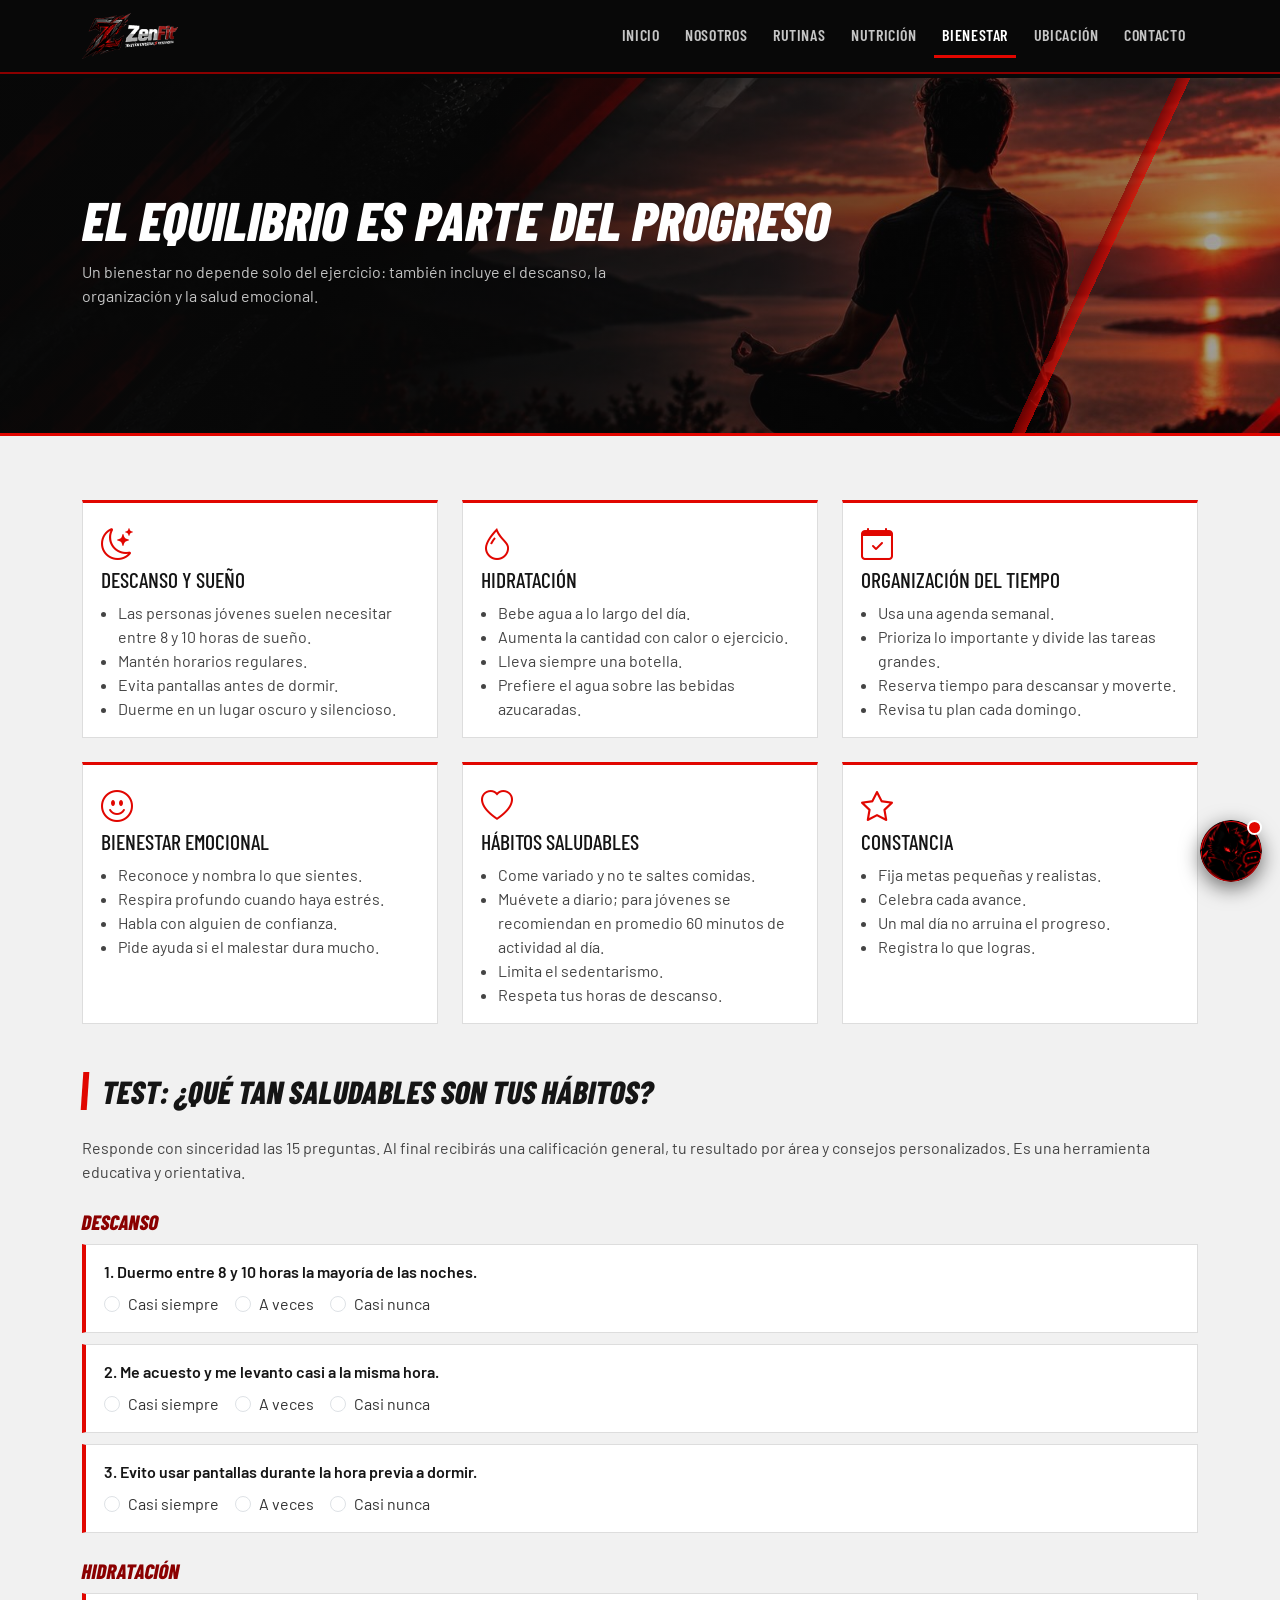
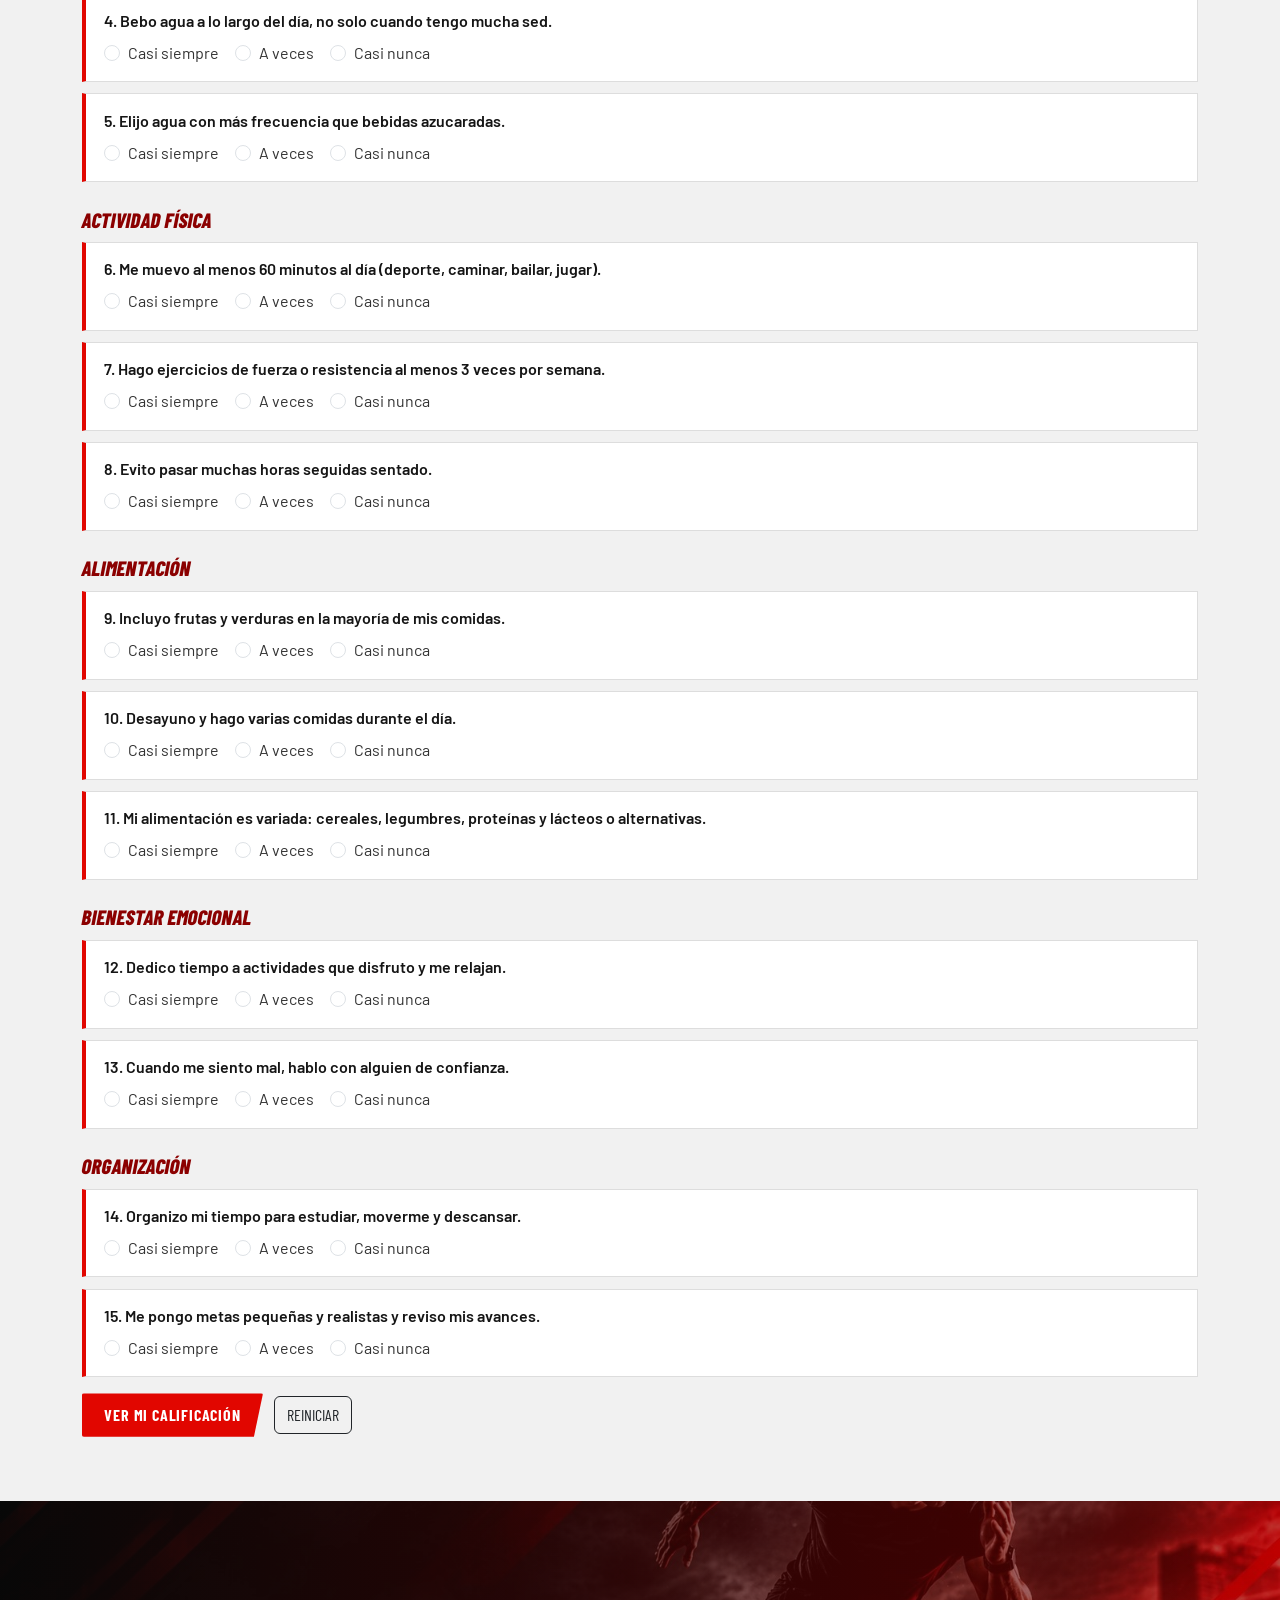
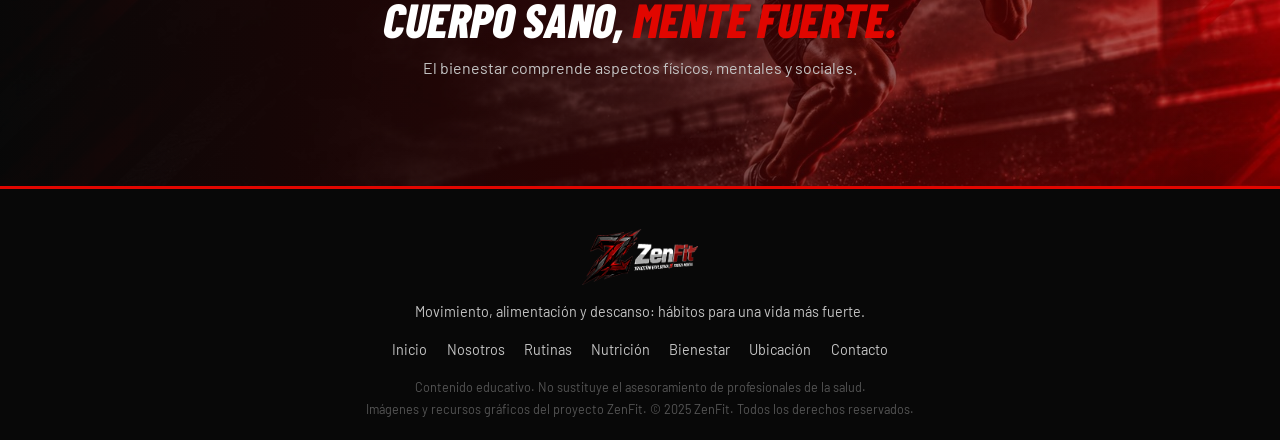
<file: paginas/bienestar.html>
<!DOCTYPE html>
<html lang="es"><head><meta charset="utf-8"><meta name="viewport" content="width=device-width, initial-scale=1">
<title>Bienestar | ZenFit</title>
<link href="https://cdn.jsdelivr.net/npm/bootstrap@5.3.3/dist/css/bootstrap.min.css" rel="stylesheet">
<link href="https://cdn.jsdelivr.net/npm/bootstrap-icons@1.11.3/font/bootstrap-icons.min.css" rel="stylesheet">
<link href="https://fonts.googleapis.com/css2?family=Barlow+Condensed:ital,wght@0,600;0,700;1,800&family=Barlow:wght@400;600&display=swap" rel="stylesheet">
<link href="../css/estilos.css" rel="stylesheet"></head>
<body>
<nav class="navbar navbar-expand-lg fixed-top"><div class="container">
<a class="navbar-brand" href="../index.html"><img src="../img/logo-zenfit.png" alt="ZenFit"></a>
<button class="navbar-toggler" type="button" data-bs-toggle="collapse" data-bs-target="#menu" aria-label="Abrir menú"><span class="navbar-toggler-icon"></span></button>
<div class="collapse navbar-collapse" id="menu"><ul class="navbar-nav ms-auto"><li class="nav-item"><a class="nav-link" href="../index.html">Inicio</a></li><li class="nav-item"><a class="nav-link" href="nosotros.html">Nosotros</a></li><li class="nav-item"><a class="nav-link" href="rutinas.html">Rutinas</a></li><li class="nav-item"><a class="nav-link" href="nutricion.html">Nutrición</a></li><li class="nav-item"><a class="nav-link active" href="bienestar.html">Bienestar</a></li><li class="nav-item"><a class="nav-link" href="ubicacion.html">Ubicación</a></li><li class="nav-item"><a class="nav-link" href="contacto.html">Contacto</a></li></ul></div></div></nav>
<header class="banner" style="background-image:url(../img/bienestar/descanso.jpg);background-position:75% 35%"><div class="container"><h1>El equilibrio es parte del progreso</h1><p>Un bienestar no depende solo del ejercicio: también incluye el descanso, la organización y la salud emocional.</p></div></header>
<section class="sec claro-s"><div class="container"><div class="row g-4"><div class="col-md-6 col-lg-4"><div class="tarjeta"><div class="cuerpo"><i class="bi bi-moon-stars icono"></i><h4>Descanso y sueño</h4><ul class="mb-0"><li>Las personas jóvenes suelen necesitar entre 8 y 10 horas de sueño.</li><li>Mantén horarios regulares.</li><li>Evita pantallas antes de dormir.</li><li>Duerme en un lugar oscuro y silencioso.</li></ul></div></div></div><div class="col-md-6 col-lg-4"><div class="tarjeta"><div class="cuerpo"><i class="bi bi-droplet icono"></i><h4>Hidratación</h4><ul class="mb-0"><li>Bebe agua a lo largo del día.</li><li>Aumenta la cantidad con calor o ejercicio.</li><li>Lleva siempre una botella.</li><li>Prefiere el agua sobre las bebidas azucaradas.</li></ul></div></div></div><div class="col-md-6 col-lg-4"><div class="tarjeta"><div class="cuerpo"><i class="bi bi-calendar-check icono"></i><h4>Organización del tiempo</h4><ul class="mb-0"><li>Usa una agenda semanal.</li><li>Prioriza lo importante y divide las tareas grandes.</li><li>Reserva tiempo para descansar y moverte.</li><li>Revisa tu plan cada domingo.</li></ul></div></div></div><div class="col-md-6 col-lg-4"><div class="tarjeta"><div class="cuerpo"><i class="bi bi-emoji-smile icono"></i><h4>Bienestar emocional</h4><ul class="mb-0"><li>Reconoce y nombra lo que sientes.</li><li>Respira profundo cuando haya estrés.</li><li>Habla con alguien de confianza.</li><li>Pide ayuda si el malestar dura mucho.</li></ul></div></div></div><div class="col-md-6 col-lg-4"><div class="tarjeta"><div class="cuerpo"><i class="bi bi-heart icono"></i><h4>Hábitos saludables</h4><ul class="mb-0"><li>Come variado y no te saltes comidas.</li><li>Muévete a diario; para jóvenes se recomiendan en promedio 60 minutos de actividad al día.</li><li>Limita el sedentarismo.</li><li>Respeta tus horas de descanso.</li></ul></div></div></div><div class="col-md-6 col-lg-4"><div class="tarjeta"><div class="cuerpo"><i class="bi bi-star icono"></i><h4>Constancia</h4><ul class="mb-0"><li>Fija metas pequeñas y realistas.</li><li>Celebra cada avance.</li><li>Un mal día no arruina el progreso.</li><li>Registra lo que logras.</li></ul></div></div></div></div><h2 class="tit mt-5">Test: ¿qué tan saludables son tus hábitos?</h2><p>Responde con sinceridad las 15 preguntas. Al final recibirás una calificación general, tu resultado por área y consejos personalizados. Es una herramienta educativa y orientativa.</p><div id="test" class="test"></div></div></section>
<section class="destacado text-center"><div class="container"><h2 class="frase">CUERPO SANO, <span class="rojo">MENTE FUERTE.</span></h2><p class="mx-auto" style="max-width:560px">El bienestar comprende aspectos físicos, mentales y sociales.</p></div></section>
<footer><div class="container text-center"><img src="../img/logo-zenfit.png" alt="ZenFit"><p class="mt-3 mb-1">Movimiento, alimentación y descanso: hábitos para una vida más fuerte.</p><div class="my-3"><a href="../index.html">Inicio</a><a href="nosotros.html">Nosotros</a><a href="rutinas.html">Rutinas</a><a href="nutricion.html">Nutrición</a><a href="bienestar.html">Bienestar</a><a href="ubicacion.html">Ubicación</a><a href="contacto.html">Contacto</a></div>
<small>Contenido educativo. No sustituye el asesoramiento de profesionales de la salud.<br>Imágenes y recursos gráficos del proyecto ZenFit. © 2025 ZenFit. Todos los derechos reservados.</small></div></footer>
<script src="https://cdn.jsdelivr.net/npm/bootstrap@5.3.3/dist/js/bootstrap.bundle.min.js"></script>
<script src="../js/funciones.js"></script>
<script src="../js/zenbot.js"></script></body></html>
</file>
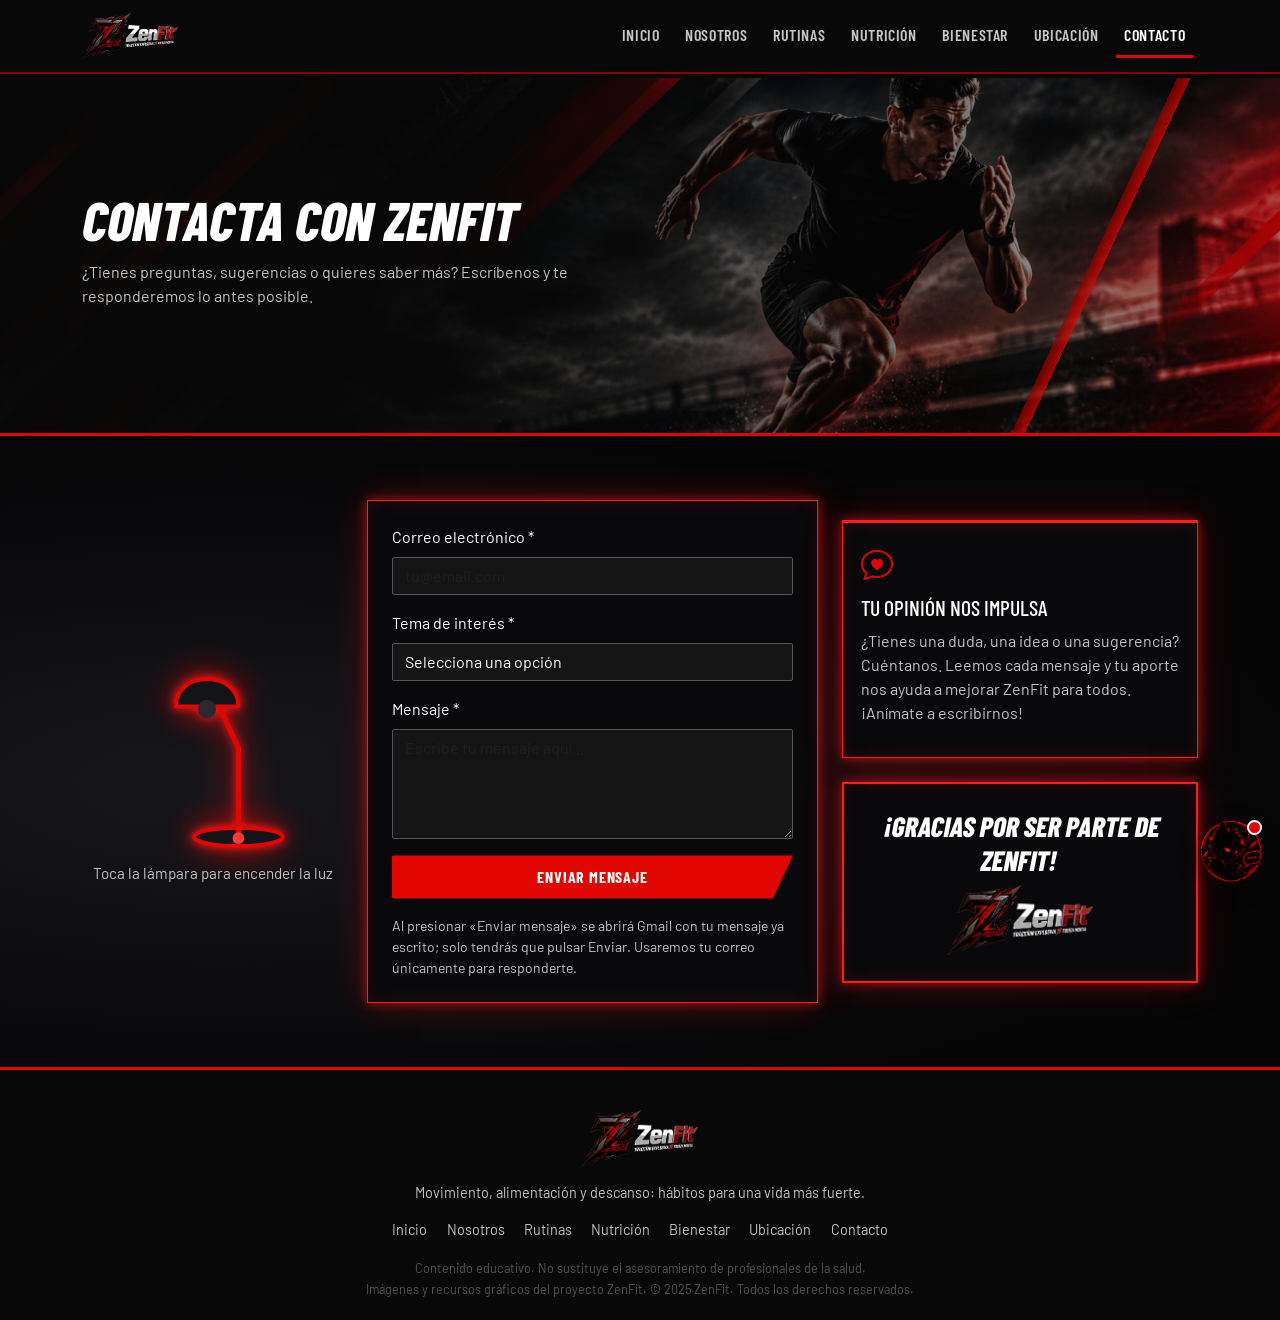
<file: paginas/contacto.html>
<!DOCTYPE html>
<html lang="es"><head><meta charset="utf-8"><meta name="viewport" content="width=device-width, initial-scale=1">
<title>Contacto | ZenFit</title>
<link href="https://cdn.jsdelivr.net/npm/bootstrap@5.3.3/dist/css/bootstrap.min.css" rel="stylesheet">
<link href="https://cdn.jsdelivr.net/npm/bootstrap-icons@1.11.3/font/bootstrap-icons.min.css" rel="stylesheet">
<link href="https://fonts.googleapis.com/css2?family=Barlow+Condensed:ital,wght@0,600;0,700;1,800&family=Barlow:wght@400;600&display=swap" rel="stylesheet">
<link href="../css/estilos.css" rel="stylesheet"></head>
<body>
<nav class="navbar navbar-expand-lg fixed-top"><div class="container">
<a class="navbar-brand" href="../index.html"><img src="../img/logo-zenfit.png" alt="ZenFit"></a>
<button class="navbar-toggler" type="button" data-bs-toggle="collapse" data-bs-target="#menu" aria-label="Abrir menú"><span class="navbar-toggler-icon"></span></button>
<div class="collapse navbar-collapse" id="menu"><ul class="navbar-nav ms-auto"><li class="nav-item"><a class="nav-link" href="../index.html">Inicio</a></li><li class="nav-item"><a class="nav-link" href="nosotros.html">Nosotros</a></li><li class="nav-item"><a class="nav-link" href="rutinas.html">Rutinas</a></li><li class="nav-item"><a class="nav-link" href="nutricion.html">Nutrición</a></li><li class="nav-item"><a class="nav-link" href="bienestar.html">Bienestar</a></li><li class="nav-item"><a class="nav-link" href="ubicacion.html">Ubicación</a></li><li class="nav-item"><a class="nav-link active" href="contacto.html">Contacto</a></li></ul></div></div></nav>
<header class="banner" style="background-image:url(../img/banner-inicio.jpg);background-position:75% 20%"><div class="container"><h1>Contacta con ZenFit</h1><p>¿Tienes preguntas, sugerencias o quieres saber más? Escríbenos y te responderemos lo antes posible.</p></div></header>
<section class="sec zona-luz" id="zonaLuz"><div class="container"><div class="row g-4 align-items-center"><div class="col-lg-3 lampara-col"><button id="lampara" type="button" aria-pressed="false" aria-label="Encender o apagar la lámpara"><svg viewBox="0 0 120 190" aria-hidden="true" focusable="false"><defs><linearGradient id="lzg" x1="0" y1="0" x2="0" y2="1"><stop offset="0" stop-color="#fff3cf" stop-opacity=".6"/><stop offset="1" stop-color="#fff3cf" stop-opacity="0"/></linearGradient></defs><polygon class="zl-cono" points="36,82 76,82 112,188 4,188" fill="url(#lzg)"/><ellipse class="zl-t" cx="80" cy="180" rx="34" ry="7"/><path class="zl-l" d="M80 176V112L58 64"/><path class="zl-t" d="M32 80C32 52 80 52 80 80Z"/><circle class="zl-bulbo" cx="56" cy="82" r="7"/><circle class="zl-boton" cx="80" cy="181" r="4.5"/></svg></button><p id="lamparaTxt" class="lampara-txt">Toca la lámpara para encender la luz</p></div><div class="col-lg-5">
<form id="formContacto" class="p-4 oscura border form-zen" novalidate>

<div class="mb-3"><label class="form-label" for="mail">Correo electrónico *</label><input type="email" class="form-control" id="mail" autocomplete="email" required placeholder="tu@email.com"><div class="invalid-feedback">Escribe un correo válido.</div></div>
<div class="mb-3"><label class="form-label" for="tema">Tema de interés *</label><select class="form-select" id="tema" required><option value="">Selecciona una opción</option><option>Rutinas</option><option>Nutrición</option><option>Bienestar</option><option>Sugerencias</option></select><div class="invalid-feedback">Elige un tema.</div></div>
<div class="mb-3"><label class="form-label" for="msj">Mensaje *</label><textarea class="form-control" id="msj" rows="4" maxlength="1500" required placeholder="Escribe tu mensaje aquí..."></textarea><div class="invalid-feedback">Escribe tu mensaje.</div></div>
<button class="btn btn-zen w-100" type="submit">Enviar mensaje</button>
<div id="okForm" class="alert mt-3 d-none" role="status"></div><p class="small mt-3 mb-0">Al presionar «Enviar mensaje» se abrirá Gmail con tu mensaje ya escrito; solo tendrás que pulsar Enviar. Usaremos tu correo únicamente para responderte.</p></form></div>
<div class="col-lg-4"><div class="tarjeta mb-4"><div class="cuerpo"><i class="bi bi-chat-heart icono"></i><h4 class="mt-2">Tu opinión nos impulsa</h4><p>¿Tienes una duda, una idea o una sugerencia? Cuéntanos. Leemos cada mensaje y tu aporte nos ayuda a mejorar ZenFit para todos. ¡Anímate a escribirnos!</p></div></div>
<div class="gracias"><h3>¡Gracias por ser parte de ZenFit!</h3><img src="../img/logo-zenfit.png" alt="ZenFit"></div></div></div></div></section>
<footer><div class="container text-center"><img src="../img/logo-zenfit.png" alt="ZenFit"><p class="mt-3 mb-1">Movimiento, alimentación y descanso: hábitos para una vida más fuerte.</p><div class="my-3"><a href="../index.html">Inicio</a><a href="nosotros.html">Nosotros</a><a href="rutinas.html">Rutinas</a><a href="nutricion.html">Nutrición</a><a href="bienestar.html">Bienestar</a><a href="ubicacion.html">Ubicación</a><a href="contacto.html">Contacto</a></div>
<small>Contenido educativo. No sustituye el asesoramiento de profesionales de la salud.<br>Imágenes y recursos gráficos del proyecto ZenFit. © 2025 ZenFit. Todos los derechos reservados.</small></div></footer>
<script src="https://cdn.jsdelivr.net/npm/bootstrap@5.3.3/dist/js/bootstrap.bundle.min.js"></script>
<script src="../js/funciones.js"></script>
<script src="../js/zenbot.js"></script></body></html>
</file>
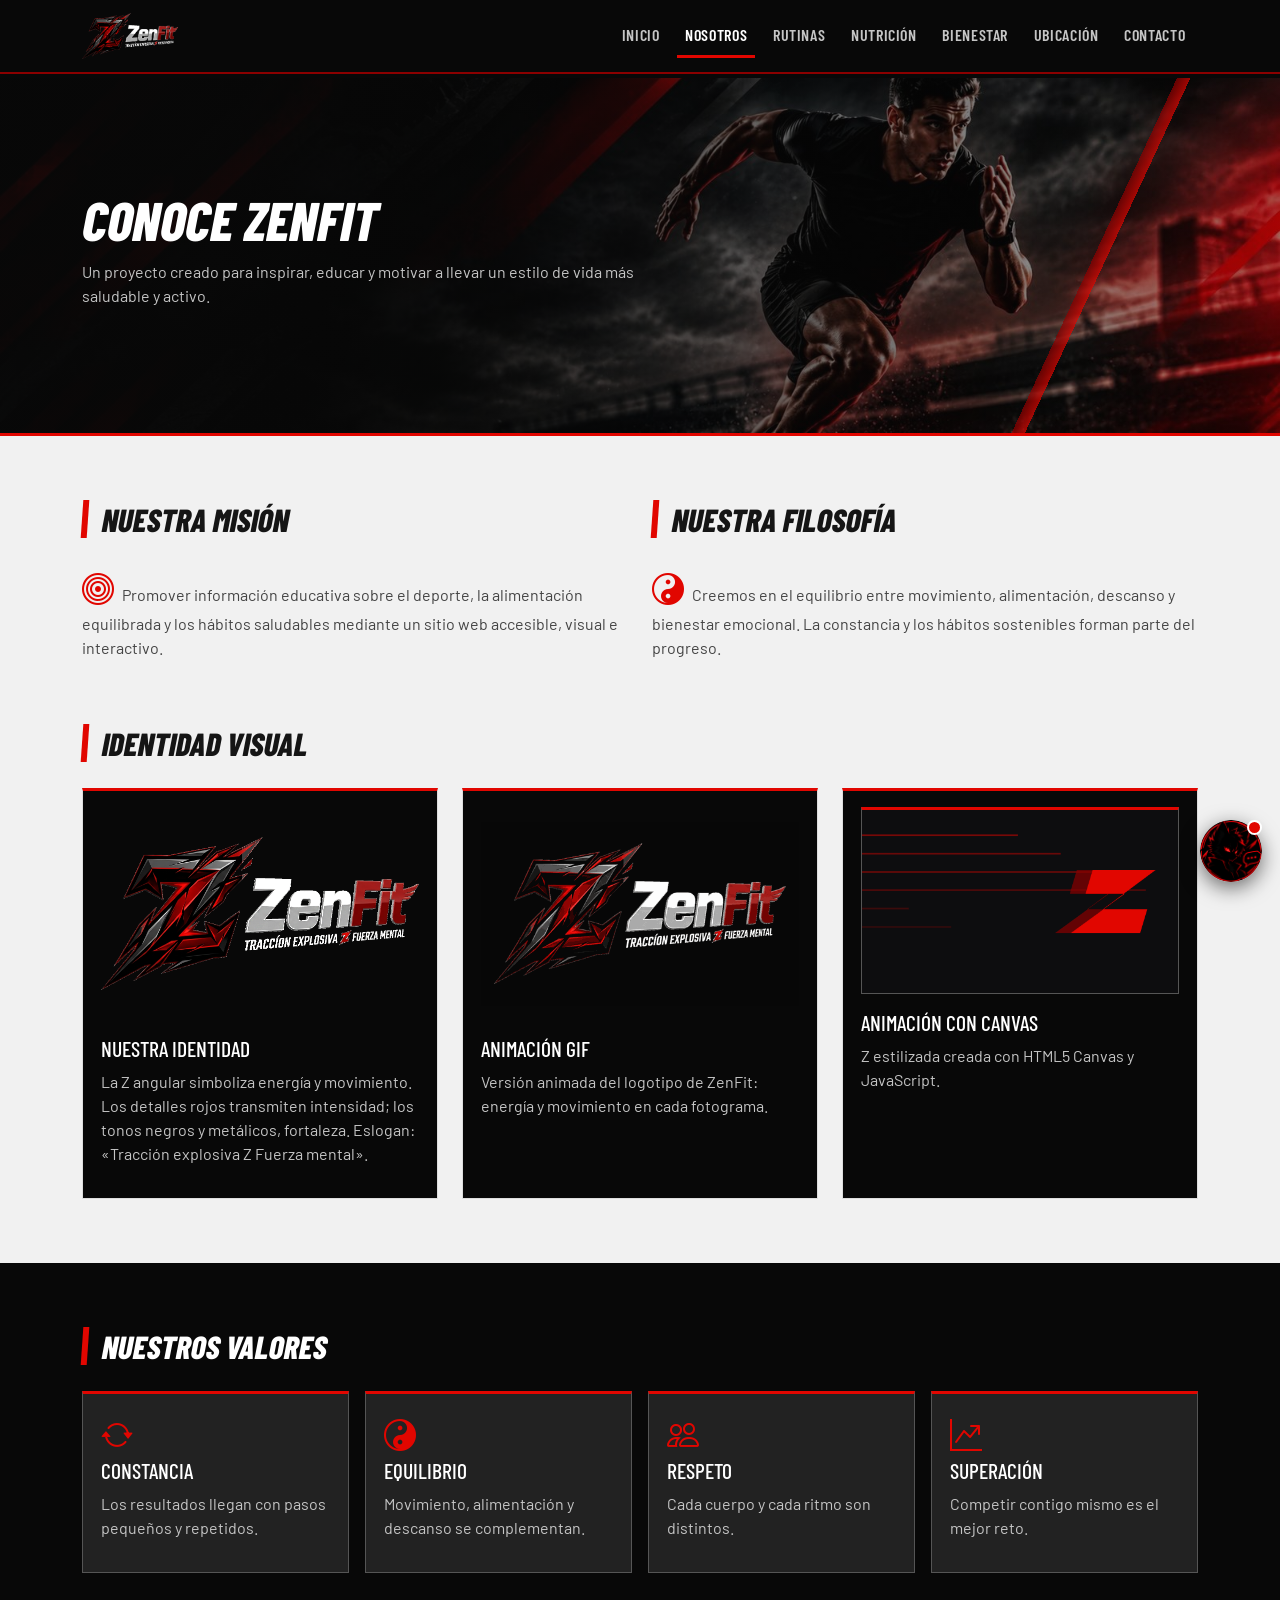
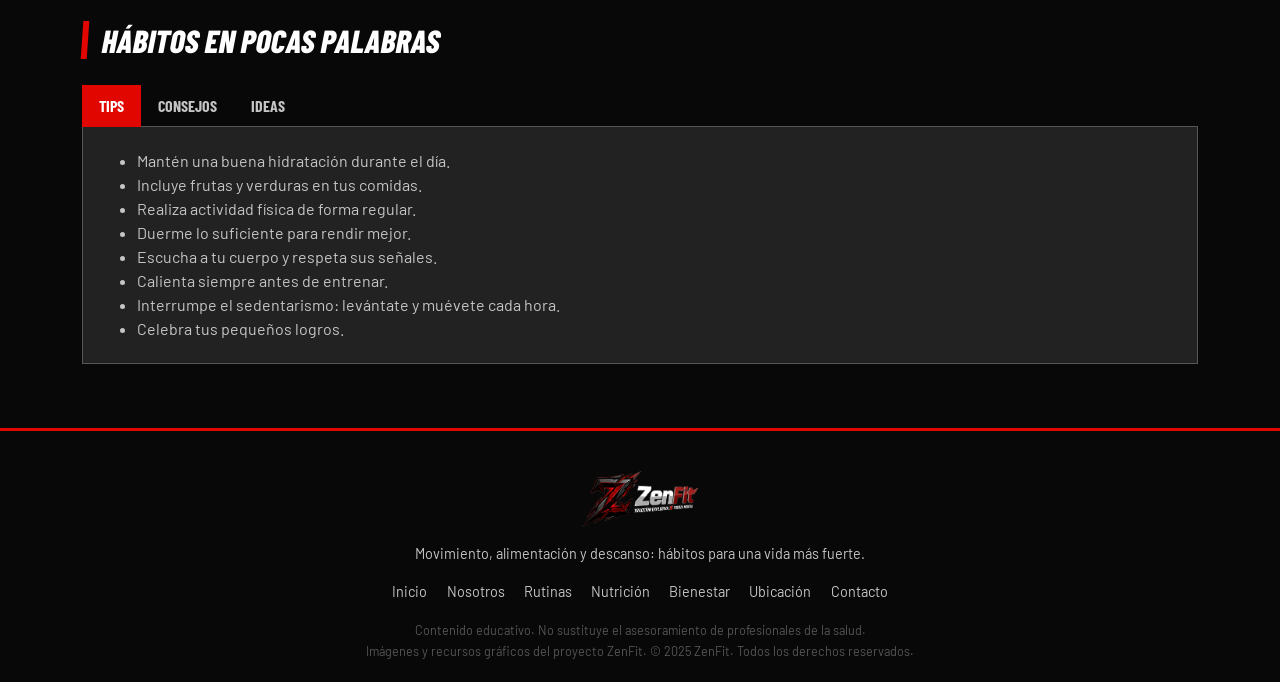
<file: paginas/nosotros.html>
<!DOCTYPE html>
<html lang="es"><head><meta charset="utf-8"><meta name="viewport" content="width=device-width, initial-scale=1">
<title>Nosotros | ZenFit</title>
<link href="https://cdn.jsdelivr.net/npm/bootstrap@5.3.3/dist/css/bootstrap.min.css" rel="stylesheet">
<link href="https://cdn.jsdelivr.net/npm/bootstrap-icons@1.11.3/font/bootstrap-icons.min.css" rel="stylesheet">
<link href="https://fonts.googleapis.com/css2?family=Barlow+Condensed:ital,wght@0,600;0,700;1,800&family=Barlow:wght@400;600&display=swap" rel="stylesheet">
<link href="../css/estilos.css" rel="stylesheet"></head>
<body>
<nav class="navbar navbar-expand-lg fixed-top"><div class="container">
<a class="navbar-brand" href="../index.html"><img src="../img/logo-zenfit.png" alt="ZenFit"></a>
<button class="navbar-toggler" type="button" data-bs-toggle="collapse" data-bs-target="#menu" aria-label="Abrir menú"><span class="navbar-toggler-icon"></span></button>
<div class="collapse navbar-collapse" id="menu"><ul class="navbar-nav ms-auto"><li class="nav-item"><a class="nav-link" href="../index.html">Inicio</a></li><li class="nav-item"><a class="nav-link active" href="nosotros.html">Nosotros</a></li><li class="nav-item"><a class="nav-link" href="rutinas.html">Rutinas</a></li><li class="nav-item"><a class="nav-link" href="nutricion.html">Nutrición</a></li><li class="nav-item"><a class="nav-link" href="bienestar.html">Bienestar</a></li><li class="nav-item"><a class="nav-link" href="ubicacion.html">Ubicación</a></li><li class="nav-item"><a class="nav-link" href="contacto.html">Contacto</a></li></ul></div></div></nav>
<header class="banner" style="background-image:url(../img/banner-inicio.jpg);background-position:75% 20%"><div class="container"><h1>Conoce ZenFit</h1><p>Un proyecto creado para inspirar, educar y motivar a llevar un estilo de vida más saludable y activo.</p></div></header>
<section class="sec claro-s"><div class="container"><div class="row g-4">
<div class="col-md-6"><h2 class="tit">Nuestra misión</h2><p><i class="bi bi-bullseye icono me-2"></i>Promover información educativa sobre el deporte, la alimentación equilibrada y los hábitos saludables mediante un sitio web accesible, visual e interactivo.</p></div>
<div class="col-md-6"><h2 class="tit">Nuestra filosofía</h2><p><i class="bi bi-yin-yang icono me-2"></i>Creemos en el equilibrio entre movimiento, alimentación, descanso y bienestar emocional. La constancia y los hábitos sostenibles forman parte del progreso.</p></div></div>
<h2 class="tit mt-5">Identidad visual</h2><div class="row g-4">
<div class="col-lg-4"><div class="tarjeta" style="background:#080808"><div class="cuerpo"><img src="../img/logo-zenfit.png" alt="Logo ZenFit" style="height:auto;object-fit:contain"><h4 class="mt-3 text-white">Nuestra identidad</h4><p style="color:#c5c5c5">La Z angular simboliza energía y movimiento. Los detalles rojos transmiten intensidad; los tonos negros y metálicos, fortaleza. Eslogan: «Tracción explosiva Z Fuerza mental».</p></div></div></div>
<div class="col-lg-4"><div class="tarjeta" style="background:#080808"><div class="cuerpo"><img src="../img/animaciones/zenfit-animacion.gif" alt="Animación ZenFit" style="height:auto;object-fit:contain"><h4 class="mt-3 text-white">Animación GIF</h4><p style="color:#c5c5c5">Versión animada del logotipo de ZenFit: energía y movimiento en cada fotograma.</p></div></div></div>
<div class="col-lg-4"><div class="tarjeta" style="background:#080808"><div class="cuerpo"><canvas id="lienzo" width="520" height="300"></canvas><h4 class="mt-3 text-white">Animación con Canvas</h4><p style="color:#c5c5c5">Z estilizada creada con HTML5 Canvas y JavaScript.</p></div></div></div></div></div></section>
<section class="sec"><div class="container"><h2 class="tit">Nuestros valores</h2><div class="row g-3 mb-5"><div class="col-6 col-lg-3"><div class="tarjeta"><div class="cuerpo"><i class="bi bi-arrow-repeat icono"></i><h4>Constancia</h4><p>Los resultados llegan con pasos pequeños y repetidos.</p></div></div></div><div class="col-6 col-lg-3"><div class="tarjeta"><div class="cuerpo"><i class="bi bi-yin-yang icono"></i><h4>Equilibrio</h4><p>Movimiento, alimentación y descanso se complementan.</p></div></div></div><div class="col-6 col-lg-3"><div class="tarjeta"><div class="cuerpo"><i class="bi bi-people icono"></i><h4>Respeto</h4><p>Cada cuerpo y cada ritmo son distintos.</p></div></div></div><div class="col-6 col-lg-3"><div class="tarjeta"><div class="cuerpo"><i class="bi bi-graph-up-arrow icono"></i><h4>Superación</h4><p>Competir contigo mismo es el mejor reto.</p></div></div></div></div><h2 class="tit">Hábitos en pocas palabras</h2>
<ul class="nav nav-tabs" role="tablist"><li class="nav-item"><button class="nav-link active" data-bs-toggle="tab" data-bs-target="#t1" type="button">Tips</button></li><li class="nav-item"><button class="nav-link" data-bs-toggle="tab" data-bs-target="#t2" type="button">Consejos</button></li><li class="nav-item"><button class="nav-link" data-bs-toggle="tab" data-bs-target="#t3" type="button">Ideas</button></li></ul>
<div class="tab-content"><div class="tab-pane fade show active" id="t1"><ul class="mb-0"><li>Mantén una buena hidratación durante el día.</li><li>Incluye frutas y verduras en tus comidas.</li><li>Realiza actividad física de forma regular.</li><li>Duerme lo suficiente para rendir mejor.</li><li>Escucha a tu cuerpo y respeta sus señales.</li><li>Calienta siempre antes de entrenar.</li><li>Interrumpe el sedentarismo: levántate y muévete cada hora.</li><li>Celebra tus pequeños logros.</li></ul></div><div class="tab-pane fade" id="t2"><ul class="mb-0"><li><strong>Ejercicio:</strong> empieza con calentamiento y aumenta la intensidad poco a poco.</li><li><strong>Ejercicio:</strong> combina actividades de resistencia, fuerza y coordinación.</li><li><strong>Alimentación:</strong> combina distintos grupos de alimentos en cada comida.</li><li><strong>Alimentación:</strong> no te saltes comidas ni uses dietas extremas.</li><li><strong>Descanso:</strong> mantén horarios regulares de sueño.</li><li><strong>Descanso:</strong> incluye días de recuperación en tu semana.</li></ul></div><div class="tab-pane fade" id="t3"><ul class="mb-0"><li>Planifica tu semana con tiempo para estudiar, moverte y descansar.</li><li>Elige metas pequeñas y realistas, por ejemplo: caminar 20 minutos tres veces por semana.</li><li>Entrena con un amigo para mantener la constancia.</li><li>Anota tus hábitos en una libreta o app y revisa tus avances cada domingo.</li><li>Prueba un deporte nuevo cada mes.</li><li>Reserva una hora al día sin pantallas.</li></ul></div></div></div></section>
<footer><div class="container text-center"><img src="../img/logo-zenfit.png" alt="ZenFit"><p class="mt-3 mb-1">Movimiento, alimentación y descanso: hábitos para una vida más fuerte.</p><div class="my-3"><a href="../index.html">Inicio</a><a href="nosotros.html">Nosotros</a><a href="rutinas.html">Rutinas</a><a href="nutricion.html">Nutrición</a><a href="bienestar.html">Bienestar</a><a href="ubicacion.html">Ubicación</a><a href="contacto.html">Contacto</a></div>
<small>Contenido educativo. No sustituye el asesoramiento de profesionales de la salud.<br>Imágenes y recursos gráficos del proyecto ZenFit. © 2025 ZenFit. Todos los derechos reservados.</small></div></footer>
<script src="https://cdn.jsdelivr.net/npm/bootstrap@5.3.3/dist/js/bootstrap.bundle.min.js"></script>
<script src="../js/funciones.js"></script>
<script src="../js/zenbot.js"></script></body></html>
</file>
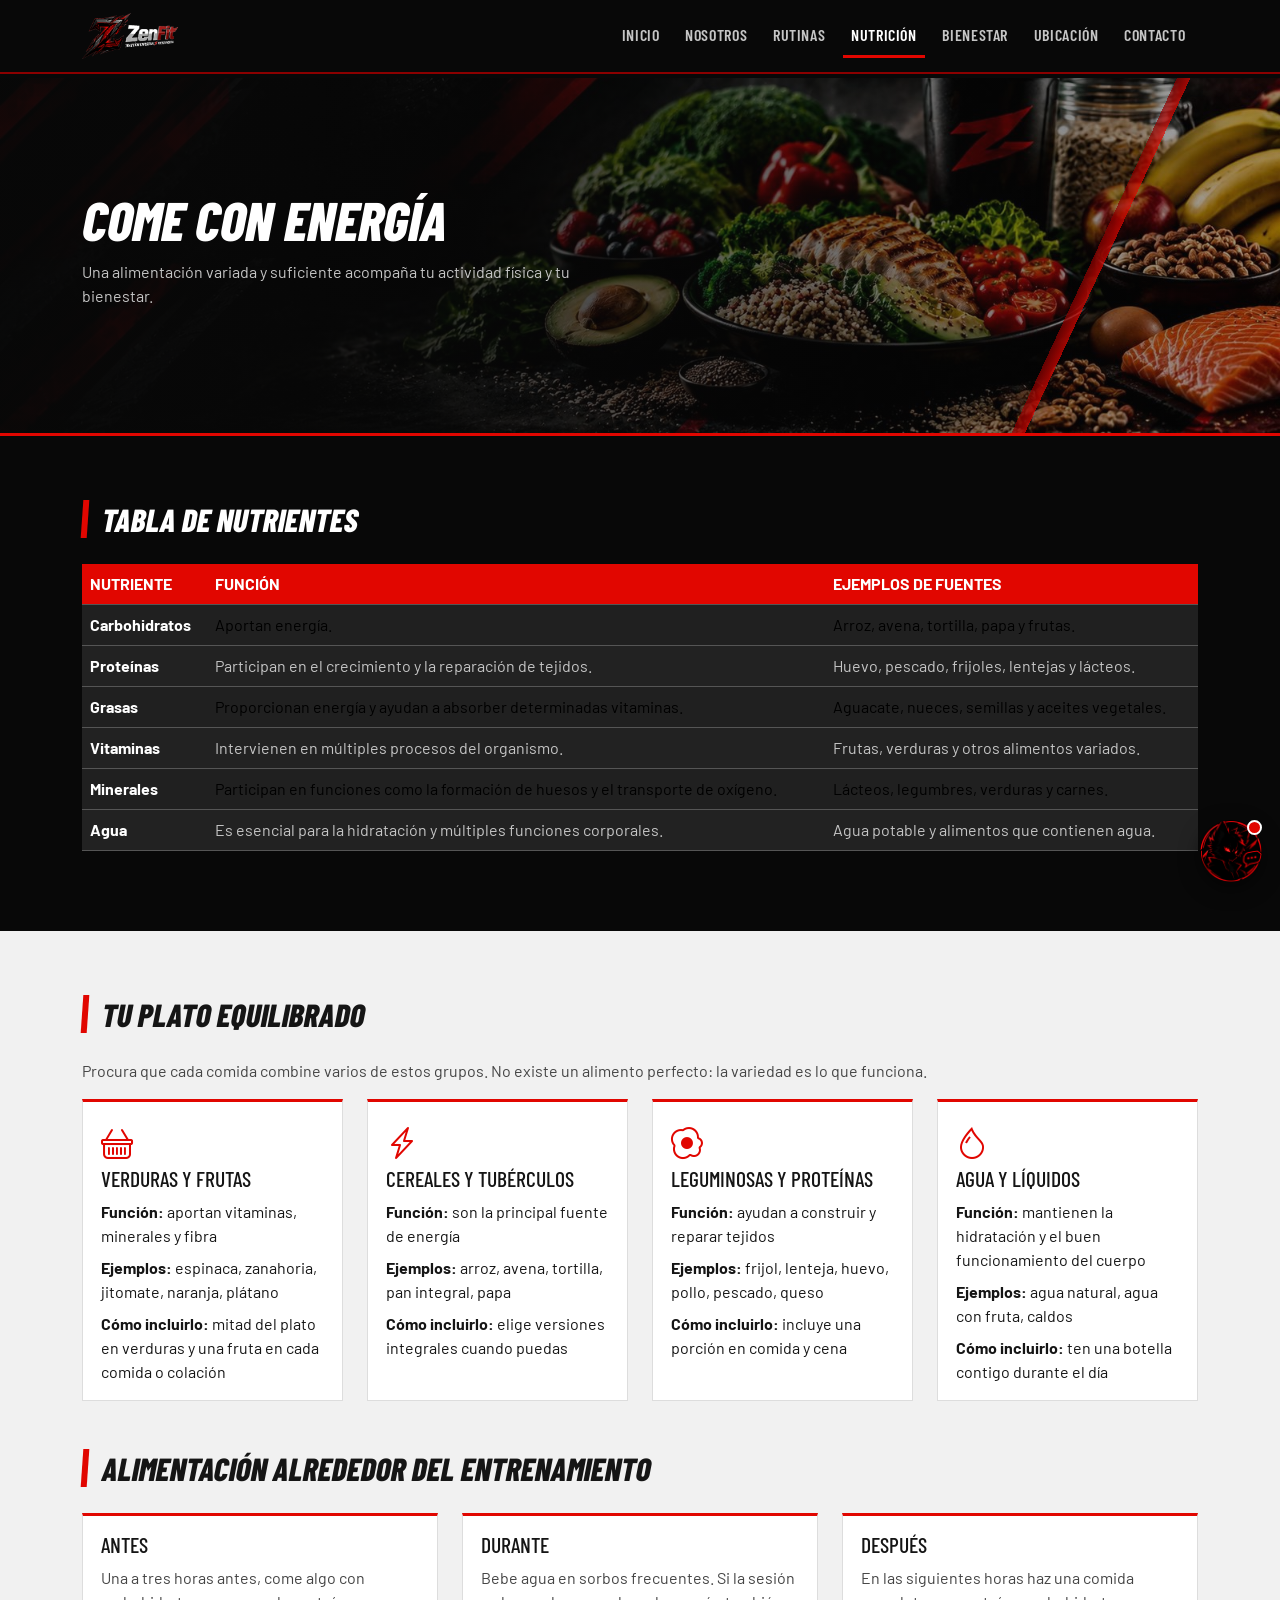
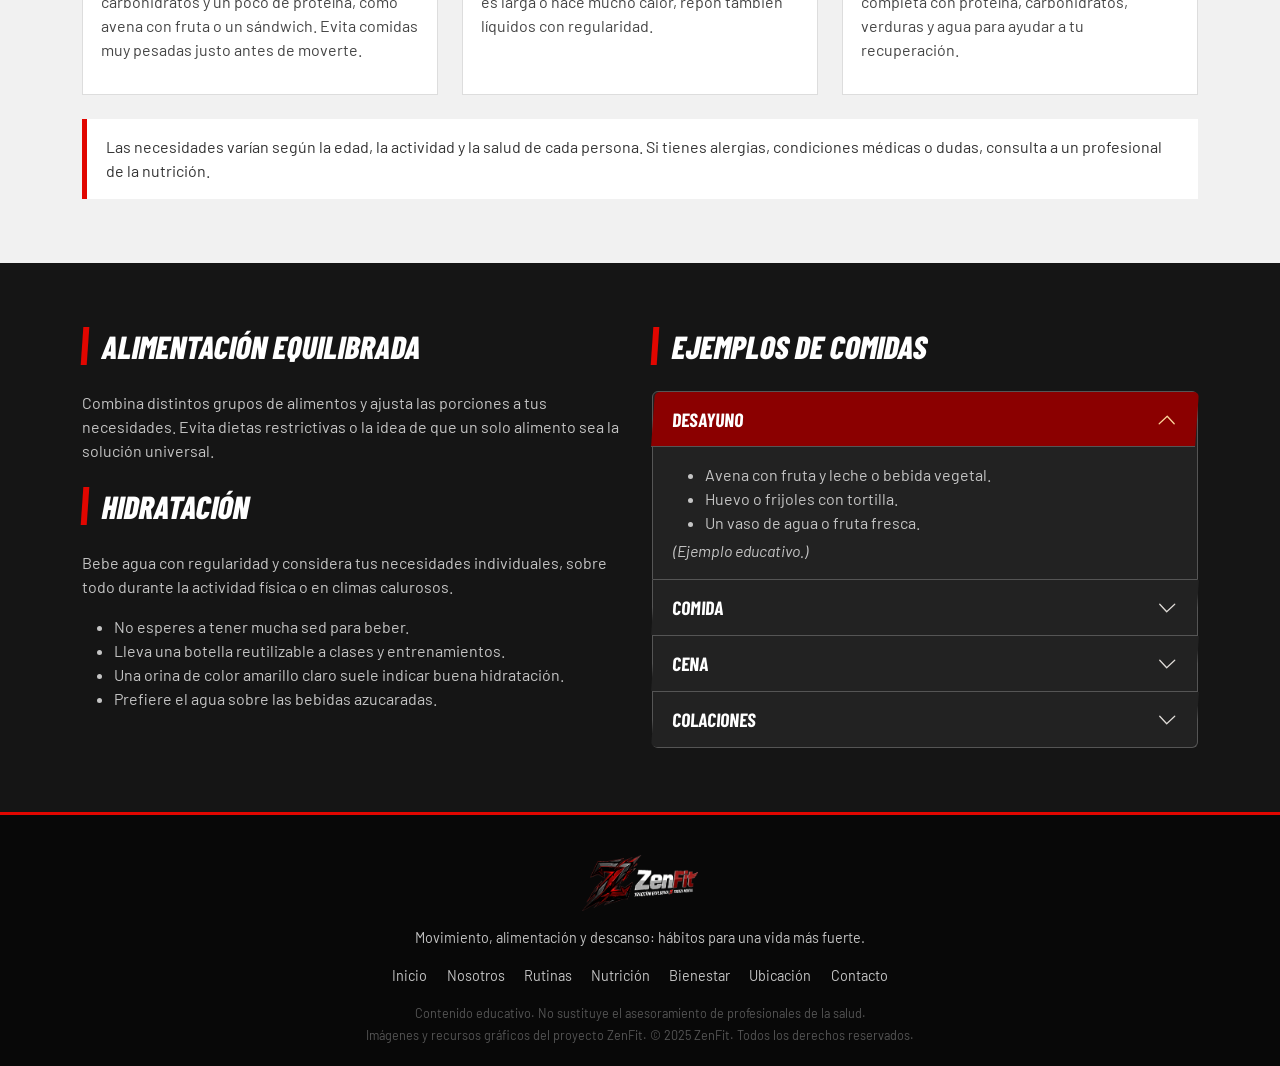
<file: paginas/nutricion.html>
<!DOCTYPE html>
<html lang="es"><head><meta charset="utf-8"><meta name="viewport" content="width=device-width, initial-scale=1">
<title>Nutrición | ZenFit</title>
<link href="https://cdn.jsdelivr.net/npm/bootstrap@5.3.3/dist/css/bootstrap.min.css" rel="stylesheet">
<link href="https://cdn.jsdelivr.net/npm/bootstrap-icons@1.11.3/font/bootstrap-icons.min.css" rel="stylesheet">
<link href="https://fonts.googleapis.com/css2?family=Barlow+Condensed:ital,wght@0,600;0,700;1,800&family=Barlow:wght@400;600&display=swap" rel="stylesheet">
<link href="../css/estilos.css" rel="stylesheet"></head>
<body>
<nav class="navbar navbar-expand-lg fixed-top"><div class="container">
<a class="navbar-brand" href="../index.html"><img src="../img/logo-zenfit.png" alt="ZenFit"></a>
<button class="navbar-toggler" type="button" data-bs-toggle="collapse" data-bs-target="#menu" aria-label="Abrir menú"><span class="navbar-toggler-icon"></span></button>
<div class="collapse navbar-collapse" id="menu"><ul class="navbar-nav ms-auto"><li class="nav-item"><a class="nav-link" href="../index.html">Inicio</a></li><li class="nav-item"><a class="nav-link" href="nosotros.html">Nosotros</a></li><li class="nav-item"><a class="nav-link" href="rutinas.html">Rutinas</a></li><li class="nav-item"><a class="nav-link active" href="nutricion.html">Nutrición</a></li><li class="nav-item"><a class="nav-link" href="bienestar.html">Bienestar</a></li><li class="nav-item"><a class="nav-link" href="ubicacion.html">Ubicación</a></li><li class="nav-item"><a class="nav-link" href="contacto.html">Contacto</a></li></ul></div></div></nav>
<header class="banner" style="background-image:url(../img/nutricion/alimentacion.jpg);background-position:75% 60%"><div class="container"><h1>Come con energía</h1><p>Una alimentación variada y suficiente acompaña tu actividad física y tu bienestar.</p></div></header>
<section class="sec"><div class="container"><h2 class="tit">Tabla de nutrientes</h2><div class="table-responsive"><table class="table table-zen table-striped align-middle"><thead><tr><th>Nutriente</th><th>Función</th><th>Ejemplos de fuentes</th></tr></thead><tbody><tr><td><strong class="text-white">Carbohidratos</strong></td><td>Aportan energía.</td><td>Arroz, avena, tortilla, papa y frutas.</td></tr><tr><td><strong class="text-white">Proteínas</strong></td><td>Participan en el crecimiento y la reparación de tejidos.</td><td>Huevo, pescado, frijoles, lentejas y lácteos.</td></tr><tr><td><strong class="text-white">Grasas</strong></td><td>Proporcionan energía y ayudan a absorber determinadas vitaminas.</td><td>Aguacate, nueces, semillas y aceites vegetales.</td></tr><tr><td><strong class="text-white">Vitaminas</strong></td><td>Intervienen en múltiples procesos del organismo.</td><td>Frutas, verduras y otros alimentos variados.</td></tr><tr><td><strong class="text-white">Minerales</strong></td><td>Participan en funciones como la formación de huesos y el transporte de oxígeno.</td><td>Lácteos, legumbres, verduras y carnes.</td></tr><tr><td><strong class="text-white">Agua</strong></td><td>Es esencial para la hidratación y múltiples funciones corporales.</td><td>Agua potable y alimentos que contienen agua.</td></tr></tbody></table></div></div></section>
<section class="sec claro-s"><div class="container"><h2 class="tit">Tu plato equilibrado</h2><p>Procura que cada comida combine varios de estos grupos. No existe un alimento perfecto: la variedad es lo que funciona.</p><div class="row g-4"><div class="col-md-6 col-lg-3"><div class="tarjeta"><div class="cuerpo"><i class="bi bi-basket icono"></i><h4>Verduras y frutas</h4><div class="mb-2"><strong>Función:</strong> aportan vitaminas, minerales y fibra</div><div class="mb-2"><strong>Ejemplos:</strong> espinaca, zanahoria, jitomate, naranja, plátano</div><div><strong>Cómo incluirlo:</strong> mitad del plato en verduras y una fruta en cada comida o colación</div></div></div></div><div class="col-md-6 col-lg-3"><div class="tarjeta"><div class="cuerpo"><i class="bi bi-lightning-charge icono"></i><h4>Cereales y tubérculos</h4><div class="mb-2"><strong>Función:</strong> son la principal fuente de energía</div><div class="mb-2"><strong>Ejemplos:</strong> arroz, avena, tortilla, pan integral, papa</div><div><strong>Cómo incluirlo:</strong> elige versiones integrales cuando puedas</div></div></div></div><div class="col-md-6 col-lg-3"><div class="tarjeta"><div class="cuerpo"><i class="bi bi-egg-fried icono"></i><h4>Leguminosas y proteínas</h4><div class="mb-2"><strong>Función:</strong> ayudan a construir y reparar tejidos</div><div class="mb-2"><strong>Ejemplos:</strong> frijol, lenteja, huevo, pollo, pescado, queso</div><div><strong>Cómo incluirlo:</strong> incluye una porción en comida y cena</div></div></div></div><div class="col-md-6 col-lg-3"><div class="tarjeta"><div class="cuerpo"><i class="bi bi-droplet icono"></i><h4>Agua y líquidos</h4><div class="mb-2"><strong>Función:</strong> mantienen la hidratación y el buen funcionamiento del cuerpo</div><div class="mb-2"><strong>Ejemplos:</strong> agua natural, agua con fruta, caldos</div><div><strong>Cómo incluirlo:</strong> ten una botella contigo durante el día</div></div></div></div></div><h2 class="tit mt-5">Alimentación alrededor del entrenamiento</h2><div class="row g-4"><div class="col-md-4"><div class="tarjeta"><div class="cuerpo"><h4>Antes</h4><p>Una a tres horas antes, come algo con carbohidratos y un poco de proteína, como avena con fruta o un sándwich. Evita comidas muy pesadas justo antes de moverte.</p></div></div></div><div class="col-md-4"><div class="tarjeta"><div class="cuerpo"><h4>Durante</h4><p>Bebe agua en sorbos frecuentes. Si la sesión es larga o hace mucho calor, repón también líquidos con regularidad.</p></div></div></div><div class="col-md-4"><div class="tarjeta"><div class="cuerpo"><h4>Después</h4><p>En las siguientes horas haz una comida completa con proteína, carbohidratos, verduras y agua para ayudar a tu recuperación.</p></div></div></div></div><div class="aviso mt-4">Las necesidades varían según la edad, la actividad y la salud de cada persona. Si tienes alergias, condiciones médicas o dudas, consulta a un profesional de la nutrición.</div></div></section>
<section class="sec oscura"><div class="container"><div class="row g-4"><div class="col-lg-6"><h2 class="tit">Alimentación equilibrada</h2><p>Combina distintos grupos de alimentos y ajusta las porciones a tus necesidades. Evita dietas restrictivas o la idea de que un solo alimento sea la solución universal.</p>
<h2 class="tit mt-4">Hidratación</h2><p>Bebe agua con regularidad y considera tus necesidades individuales, sobre todo durante la actividad física o en climas calurosos.</p><ul><li>No esperes a tener mucha sed para beber.</li><li>Lleva una botella reutilizable a clases y entrenamientos.</li><li>Una orina de color amarillo claro suele indicar buena hidratación.</li><li>Prefiere el agua sobre las bebidas azucaradas.</li></ul></div>
<div class="col-lg-6"><h2 class="tit">Ejemplos de comidas</h2><div class="accordion" id="acc"><div class="accordion-item"><h2 class="accordion-header"><button class="accordion-button" type="button" data-bs-toggle="collapse" data-bs-target="#a0">Desayuno</button></h2><div id="a0" class="accordion-collapse collapse show" data-bs-parent="#acc"><div class="accordion-body"><ul class="mb-1"><li>Avena con fruta y leche o bebida vegetal.</li><li>Huevo o frijoles con tortilla.</li><li>Un vaso de agua o fruta fresca.</li></ul> <em>(Ejemplo educativo.)</em></div></div></div><div class="accordion-item"><h2 class="accordion-header"><button class="accordion-button collapsed" type="button" data-bs-toggle="collapse" data-bs-target="#a1">Comida</button></h2><div id="a1" class="accordion-collapse collapse" data-bs-parent="#acc"><div class="accordion-body"><ul class="mb-1"><li>Arroz o pasta integral como base.</li><li>Lentejas, pollo o pescado como proteína.</li><li>Verduras de colores y agua natural.</li></ul> <em>(Ejemplo educativo.)</em></div></div></div><div class="accordion-item"><h2 class="accordion-header"><button class="accordion-button collapsed" type="button" data-bs-toggle="collapse" data-bs-target="#a2">Cena</button></h2><div id="a2" class="accordion-collapse collapse" data-bs-parent="#acc"><div class="accordion-body"><ul class="mb-1"><li>Tortillas con pollo, queso o frijoles.</li><li>Una ensalada variada.</li><li>Fruta de temporada de postre.</li></ul> <em>(Ejemplo educativo.)</em></div></div></div><div class="accordion-item"><h2 class="accordion-header"><button class="accordion-button collapsed" type="button" data-bs-toggle="collapse" data-bs-target="#a3">Colaciones</button></h2><div id="a3" class="accordion-collapse collapse" data-bs-parent="#acc"><div class="accordion-body"><ul class="mb-1"><li>Yogur con fruta.</li><li>Un puñado de nueces o semillas.</li><li>Verduras con hummus o una pieza de fruta.</li></ul> <em>(Ejemplo educativo.)</em></div></div></div></div></div></div></div></section>
<footer><div class="container text-center"><img src="../img/logo-zenfit.png" alt="ZenFit"><p class="mt-3 mb-1">Movimiento, alimentación y descanso: hábitos para una vida más fuerte.</p><div class="my-3"><a href="../index.html">Inicio</a><a href="nosotros.html">Nosotros</a><a href="rutinas.html">Rutinas</a><a href="nutricion.html">Nutrición</a><a href="bienestar.html">Bienestar</a><a href="ubicacion.html">Ubicación</a><a href="contacto.html">Contacto</a></div>
<small>Contenido educativo. No sustituye el asesoramiento de profesionales de la salud.<br>Imágenes y recursos gráficos del proyecto ZenFit. © 2025 ZenFit. Todos los derechos reservados.</small></div></footer>
<script src="https://cdn.jsdelivr.net/npm/bootstrap@5.3.3/dist/js/bootstrap.bundle.min.js"></script>
<script src="../js/funciones.js"></script>
<script src="../js/zenbot.js"></script></body></html>
</file>
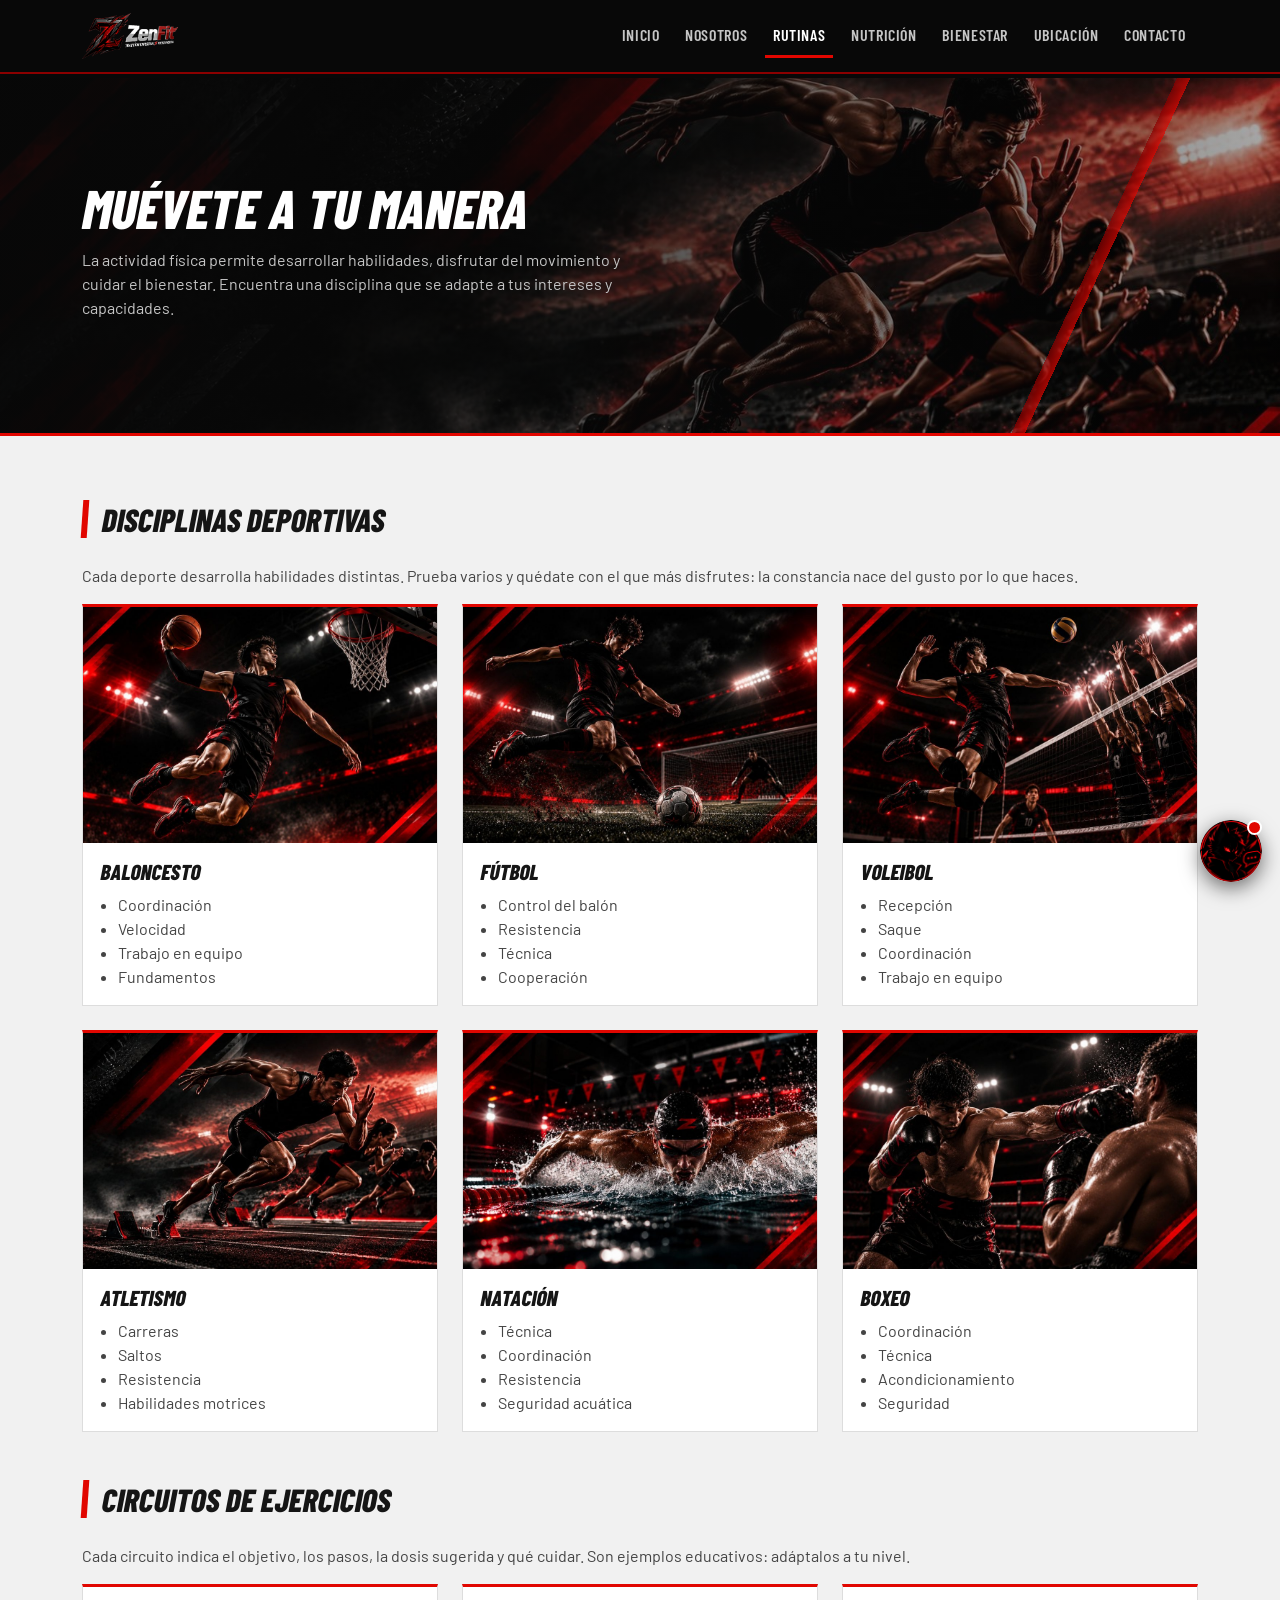
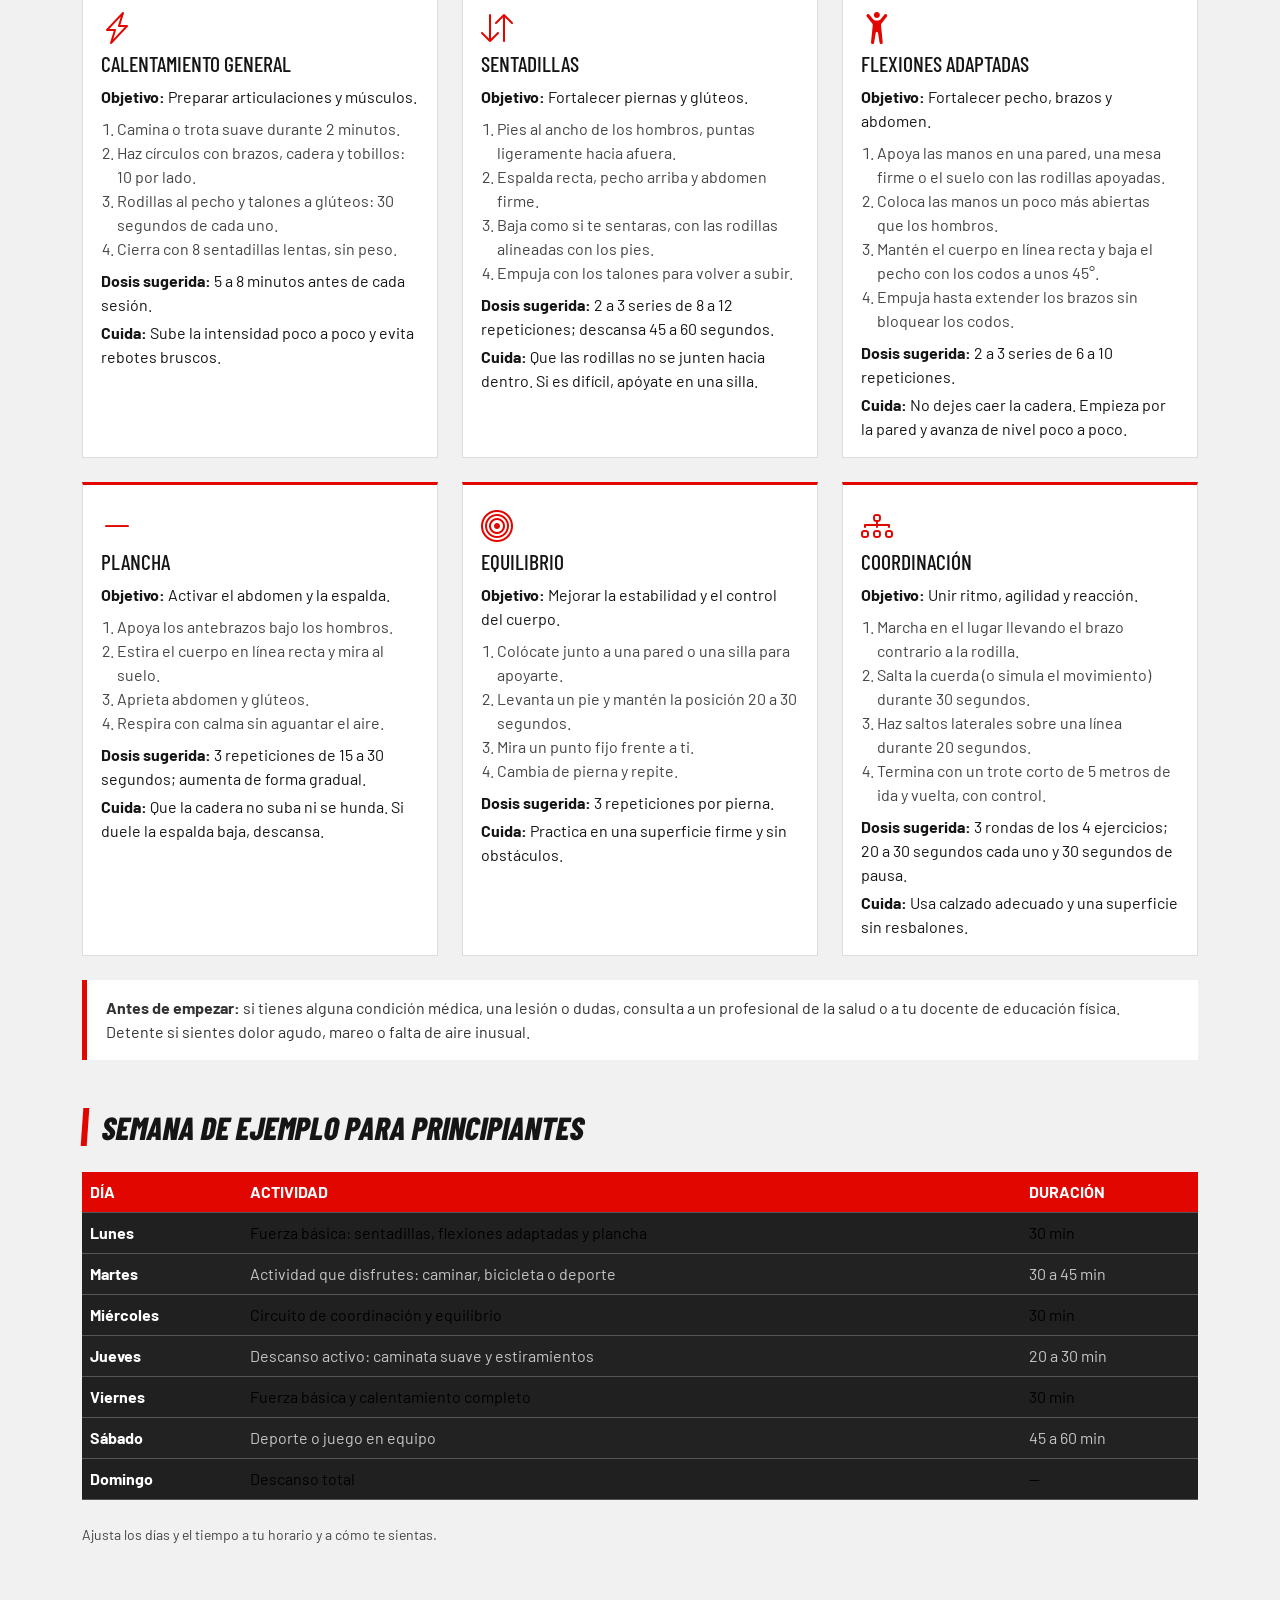
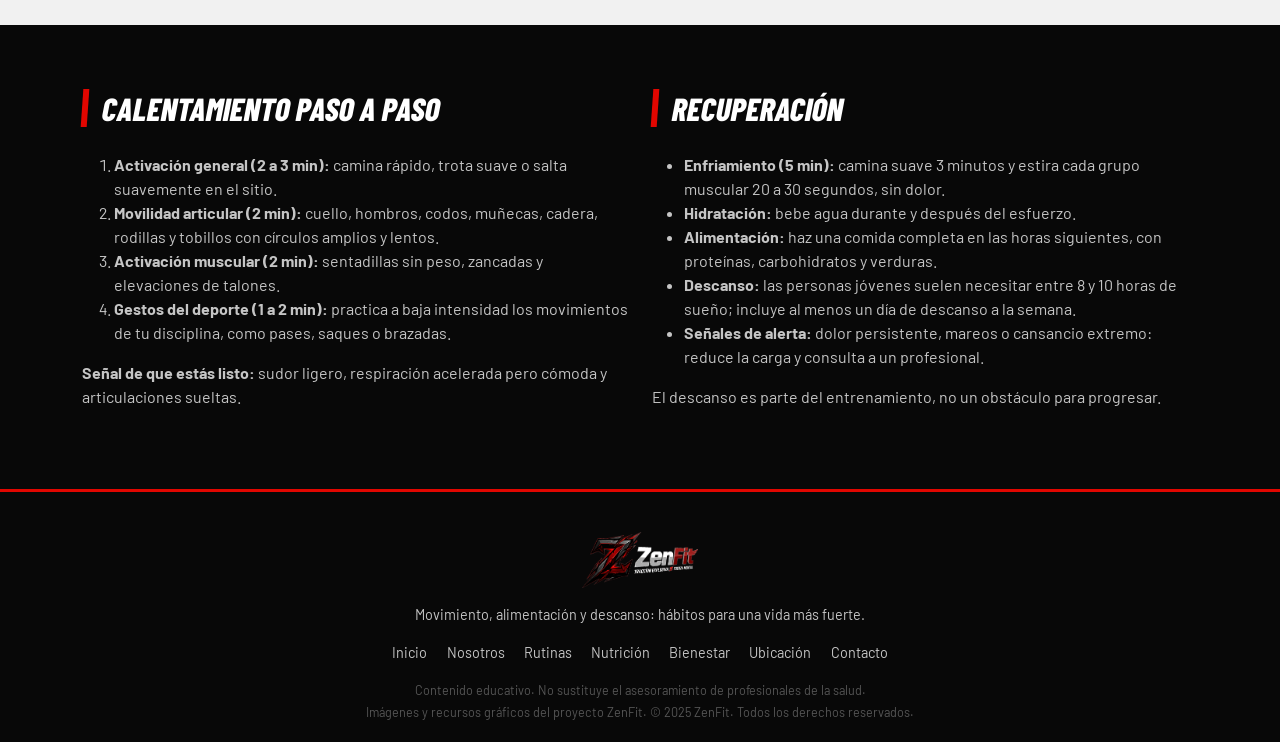
<file: paginas/rutinas.html>
<!DOCTYPE html>
<html lang="es"><head><meta charset="utf-8"><meta name="viewport" content="width=device-width, initial-scale=1">
<title>Rutinas | ZenFit</title>
<link href="https://cdn.jsdelivr.net/npm/bootstrap@5.3.3/dist/css/bootstrap.min.css" rel="stylesheet">
<link href="https://cdn.jsdelivr.net/npm/bootstrap-icons@1.11.3/font/bootstrap-icons.min.css" rel="stylesheet">
<link href="https://fonts.googleapis.com/css2?family=Barlow+Condensed:ital,wght@0,600;0,700;1,800&family=Barlow:wght@400;600&display=swap" rel="stylesheet">
<link href="../css/estilos.css" rel="stylesheet"></head>
<body>
<nav class="navbar navbar-expand-lg fixed-top"><div class="container">
<a class="navbar-brand" href="../index.html"><img src="../img/logo-zenfit.png" alt="ZenFit"></a>
<button class="navbar-toggler" type="button" data-bs-toggle="collapse" data-bs-target="#menu" aria-label="Abrir menú"><span class="navbar-toggler-icon"></span></button>
<div class="collapse navbar-collapse" id="menu"><ul class="navbar-nav ms-auto"><li class="nav-item"><a class="nav-link" href="../index.html">Inicio</a></li><li class="nav-item"><a class="nav-link" href="nosotros.html">Nosotros</a></li><li class="nav-item"><a class="nav-link active" href="rutinas.html">Rutinas</a></li><li class="nav-item"><a class="nav-link" href="nutricion.html">Nutrición</a></li><li class="nav-item"><a class="nav-link" href="bienestar.html">Bienestar</a></li><li class="nav-item"><a class="nav-link" href="ubicacion.html">Ubicación</a></li><li class="nav-item"><a class="nav-link" href="contacto.html">Contacto</a></li></ul></div></div></nav>
<header class="banner" style="background-image:url(../img/deportes/atletismo.jpg);background-position:75% 30%"><div class="container"><h1>Muévete a tu manera</h1><p>La actividad física permite desarrollar habilidades, disfrutar del movimiento y cuidar el bienestar. Encuentra una disciplina que se adapte a tus intereses y capacidades.</p></div></header>
<section class="sec claro-s"><div class="container"><h2 class="tit">Disciplinas deportivas</h2><p>Cada deporte desarrolla habilidades distintas. Prueba varios y quédate con el que más disfrutes: la constancia nace del gusto por lo que haces.</p><div class="row g-4"><div class="col-md-6 col-lg-4"><div class="tarjeta"><img src="../img/deportes/baloncesto.jpg" alt="Baloncesto"><div class="cuerpo"><h3>Baloncesto</h3><ul><li>Coordinación</li><li>Velocidad</li><li>Trabajo en equipo</li><li>Fundamentos</li></ul></div></div></div><div class="col-md-6 col-lg-4"><div class="tarjeta"><img src="../img/deportes/futbol.jpg" alt="Fútbol"><div class="cuerpo"><h3>Fútbol</h3><ul><li>Control del balón</li><li>Resistencia</li><li>Técnica</li><li>Cooperación</li></ul></div></div></div><div class="col-md-6 col-lg-4"><div class="tarjeta"><img src="../img/deportes/voleibol.jpg" alt="Voleibol"><div class="cuerpo"><h3>Voleibol</h3><ul><li>Recepción</li><li>Saque</li><li>Coordinación</li><li>Trabajo en equipo</li></ul></div></div></div><div class="col-md-6 col-lg-4"><div class="tarjeta"><img class="pos-der" src="../img/deportes/atletismo.jpg" alt="Atletismo"><div class="cuerpo"><h3>Atletismo</h3><ul><li>Carreras</li><li>Saltos</li><li>Resistencia</li><li>Habilidades motrices</li></ul></div></div></div><div class="col-md-6 col-lg-4"><div class="tarjeta"><img src="../img/deportes/natacion.jpg" alt="Natación"><div class="cuerpo"><h3>Natación</h3><ul><li>Técnica</li><li>Coordinación</li><li>Resistencia</li><li>Seguridad acuática</li></ul></div></div></div><div class="col-md-6 col-lg-4"><div class="tarjeta"><img src="../img/deportes/boxeo.jpg" alt="Boxeo"><div class="cuerpo"><h3>Boxeo</h3><ul><li>Coordinación</li><li>Técnica</li><li>Acondicionamiento</li><li>Seguridad</li></ul></div></div></div></div>
<h2 class="tit mt-5">Circuitos de ejercicios</h2><p>Cada circuito indica el objetivo, los pasos, la dosis sugerida y qué cuidar. Son ejemplos educativos: adáptalos a tu nivel.</p><div class="row g-4"><div class="col-md-6 col-lg-4"><div class="tarjeta"><div class="cuerpo"><i class="bi bi-lightning-charge icono"></i><h4>Calentamiento general</h4><div class="mb-2"><strong>Objetivo:</strong> Preparar articulaciones y músculos.</div><ol class="ps-3 mb-2"><li>Camina o trota suave durante 2 minutos.</li><li>Haz círculos con brazos, cadera y tobillos: 10 por lado.</li><li>Rodillas al pecho y talones a glúteos: 30 segundos de cada uno.</li><li>Cierra con 8 sentadillas lentas, sin peso.</li></ol><div class="mb-1"><strong>Dosis sugerida:</strong> 5 a 8 minutos antes de cada sesión.</div><div><strong>Cuida:</strong> Sube la intensidad poco a poco y evita rebotes bruscos.</div></div></div></div><div class="col-md-6 col-lg-4"><div class="tarjeta"><div class="cuerpo"><i class="bi bi-arrow-down-up icono"></i><h4>Sentadillas</h4><div class="mb-2"><strong>Objetivo:</strong> Fortalecer piernas y glúteos.</div><ol class="ps-3 mb-2"><li>Pies al ancho de los hombros, puntas ligeramente hacia afuera.</li><li>Espalda recta, pecho arriba y abdomen firme.</li><li>Baja como si te sentaras, con las rodillas alineadas con los pies.</li><li>Empuja con los talones para volver a subir.</li></ol><div class="mb-1"><strong>Dosis sugerida:</strong> 2 a 3 series de 8 a 12 repeticiones; descansa 45 a 60 segundos.</div><div><strong>Cuida:</strong> Que las rodillas no se junten hacia dentro. Si es difícil, apóyate en una silla.</div></div></div></div><div class="col-md-6 col-lg-4"><div class="tarjeta"><div class="cuerpo"><i class="bi bi-person-arms-up icono"></i><h4>Flexiones adaptadas</h4><div class="mb-2"><strong>Objetivo:</strong> Fortalecer pecho, brazos y abdomen.</div><ol class="ps-3 mb-2"><li>Apoya las manos en una pared, una mesa firme o el suelo con las rodillas apoyadas.</li><li>Coloca las manos un poco más abiertas que los hombros.</li><li>Mantén el cuerpo en línea recta y baja el pecho con los codos a unos 45°.</li><li>Empuja hasta extender los brazos sin bloquear los codos.</li></ol><div class="mb-1"><strong>Dosis sugerida:</strong> 2 a 3 series de 6 a 10 repeticiones.</div><div><strong>Cuida:</strong> No dejes caer la cadera. Empieza por la pared y avanza de nivel poco a poco.</div></div></div></div><div class="col-md-6 col-lg-4"><div class="tarjeta"><div class="cuerpo"><i class="bi bi-dash-lg icono"></i><h4>Plancha</h4><div class="mb-2"><strong>Objetivo:</strong> Activar el abdomen y la espalda.</div><ol class="ps-3 mb-2"><li>Apoya los antebrazos bajo los hombros.</li><li>Estira el cuerpo en línea recta y mira al suelo.</li><li>Aprieta abdomen y glúteos.</li><li>Respira con calma sin aguantar el aire.</li></ol><div class="mb-1"><strong>Dosis sugerida:</strong> 3 repeticiones de 15 a 30 segundos; aumenta de forma gradual.</div><div><strong>Cuida:</strong> Que la cadera no suba ni se hunda. Si duele la espalda baja, descansa.</div></div></div></div><div class="col-md-6 col-lg-4"><div class="tarjeta"><div class="cuerpo"><i class="bi bi-bullseye icono"></i><h4>Equilibrio</h4><div class="mb-2"><strong>Objetivo:</strong> Mejorar la estabilidad y el control del cuerpo.</div><ol class="ps-3 mb-2"><li>Colócate junto a una pared o una silla para apoyarte.</li><li>Levanta un pie y mantén la posición 20 a 30 segundos.</li><li>Mira un punto fijo frente a ti.</li><li>Cambia de pierna y repite.</li></ol><div class="mb-1"><strong>Dosis sugerida:</strong> 3 repeticiones por pierna.</div><div><strong>Cuida:</strong> Practica en una superficie firme y sin obstáculos.</div></div></div></div><div class="col-md-6 col-lg-4"><div class="tarjeta"><div class="cuerpo"><i class="bi bi-diagram-3 icono"></i><h4>Coordinación</h4><div class="mb-2"><strong>Objetivo:</strong> Unir ritmo, agilidad y reacción.</div><ol class="ps-3 mb-2"><li>Marcha en el lugar llevando el brazo contrario a la rodilla.</li><li>Salta la cuerda (o simula el movimiento) durante 30 segundos.</li><li>Haz saltos laterales sobre una línea durante 20 segundos.</li><li>Termina con un trote corto de 5 metros de ida y vuelta, con control.</li></ol><div class="mb-1"><strong>Dosis sugerida:</strong> 3 rondas de los 4 ejercicios; 20 a 30 segundos cada uno y 30 segundos de pausa.</div><div><strong>Cuida:</strong> Usa calzado adecuado y una superficie sin resbalones.</div></div></div></div></div><div class="aviso mt-4"><strong>Antes de empezar:</strong> si tienes alguna condición médica, una lesión o dudas, consulta a un profesional de la salud o a tu docente de educación física. Detente si sientes dolor agudo, mareo o falta de aire inusual.</div><h2 class="tit mt-5">Semana de ejemplo para principiantes</h2><div class="table-responsive"><table class="table table-zen table-striped align-middle"><thead><tr><th>Día</th><th>Actividad</th><th>Duración</th></tr></thead><tbody><tr><td><strong class="text-white">Lunes</strong></td><td>Fuerza básica: sentadillas, flexiones adaptadas y plancha</td><td>30 min</td></tr><tr><td><strong class="text-white">Martes</strong></td><td>Actividad que disfrutes: caminar, bicicleta o deporte</td><td>30 a 45 min</td></tr><tr><td><strong class="text-white">Miércoles</strong></td><td>Circuito de coordinación y equilibrio</td><td>30 min</td></tr><tr><td><strong class="text-white">Jueves</strong></td><td>Descanso activo: caminata suave y estiramientos</td><td>20 a 30 min</td></tr><tr><td><strong class="text-white">Viernes</strong></td><td>Fuerza básica y calentamiento completo</td><td>30 min</td></tr><tr><td><strong class="text-white">Sábado</strong></td><td>Deporte o juego en equipo</td><td>45 a 60 min</td></tr><tr><td><strong class="text-white">Domingo</strong></td><td>Descanso total</td><td>—</td></tr></tbody></table></div><p class="small mt-2">Ajusta los días y el tiempo a tu horario y a cómo te sientas.</p></div></section>
<section class="sec"><div class="container"><div class="row g-4"><div class="col-lg-6"><h2 class="tit">Calentamiento paso a paso</h2><ol><li><strong>Activación general (2 a 3 min):</strong> camina rápido, trota suave o salta suavemente en el sitio.</li><li><strong>Movilidad articular (2 min):</strong> cuello, hombros, codos, muñecas, cadera, rodillas y tobillos con círculos amplios y lentos.</li><li><strong>Activación muscular (2 min):</strong> sentadillas sin peso, zancadas y elevaciones de talones.</li><li><strong>Gestos del deporte (1 a 2 min):</strong> practica a baja intensidad los movimientos de tu disciplina, como pases, saques o brazadas.</li></ol><p><strong>Señal de que estás listo:</strong> sudor ligero, respiración acelerada pero cómoda y articulaciones sueltas.</p></div><div class="col-lg-6"><h2 class="tit">Recuperación</h2><ul><li><strong>Enfriamiento (5 min):</strong> camina suave 3 minutos y estira cada grupo muscular 20 a 30 segundos, sin dolor.</li><li><strong>Hidratación:</strong> bebe agua durante y después del esfuerzo.</li><li><strong>Alimentación:</strong> haz una comida completa en las horas siguientes, con proteínas, carbohidratos y verduras.</li><li><strong>Descanso:</strong> las personas jóvenes suelen necesitar entre 8 y 10 horas de sueño; incluye al menos un día de descanso a la semana.</li><li><strong>Señales de alerta:</strong> dolor persistente, mareos o cansancio extremo: reduce la carga y consulta a un profesional.</li></ul><p>El descanso es parte del entrenamiento, no un obstáculo para progresar.</p></div></div></div></section>
<footer><div class="container text-center"><img src="../img/logo-zenfit.png" alt="ZenFit"><p class="mt-3 mb-1">Movimiento, alimentación y descanso: hábitos para una vida más fuerte.</p><div class="my-3"><a href="../index.html">Inicio</a><a href="nosotros.html">Nosotros</a><a href="rutinas.html">Rutinas</a><a href="nutricion.html">Nutrición</a><a href="bienestar.html">Bienestar</a><a href="ubicacion.html">Ubicación</a><a href="contacto.html">Contacto</a></div>
<small>Contenido educativo. No sustituye el asesoramiento de profesionales de la salud.<br>Imágenes y recursos gráficos del proyecto ZenFit. © 2025 ZenFit. Todos los derechos reservados.</small></div></footer>
<script src="https://cdn.jsdelivr.net/npm/bootstrap@5.3.3/dist/js/bootstrap.bundle.min.js"></script>
<script src="../js/funciones.js"></script>
<script src="../js/zenbot.js"></script></body></html>
</file>
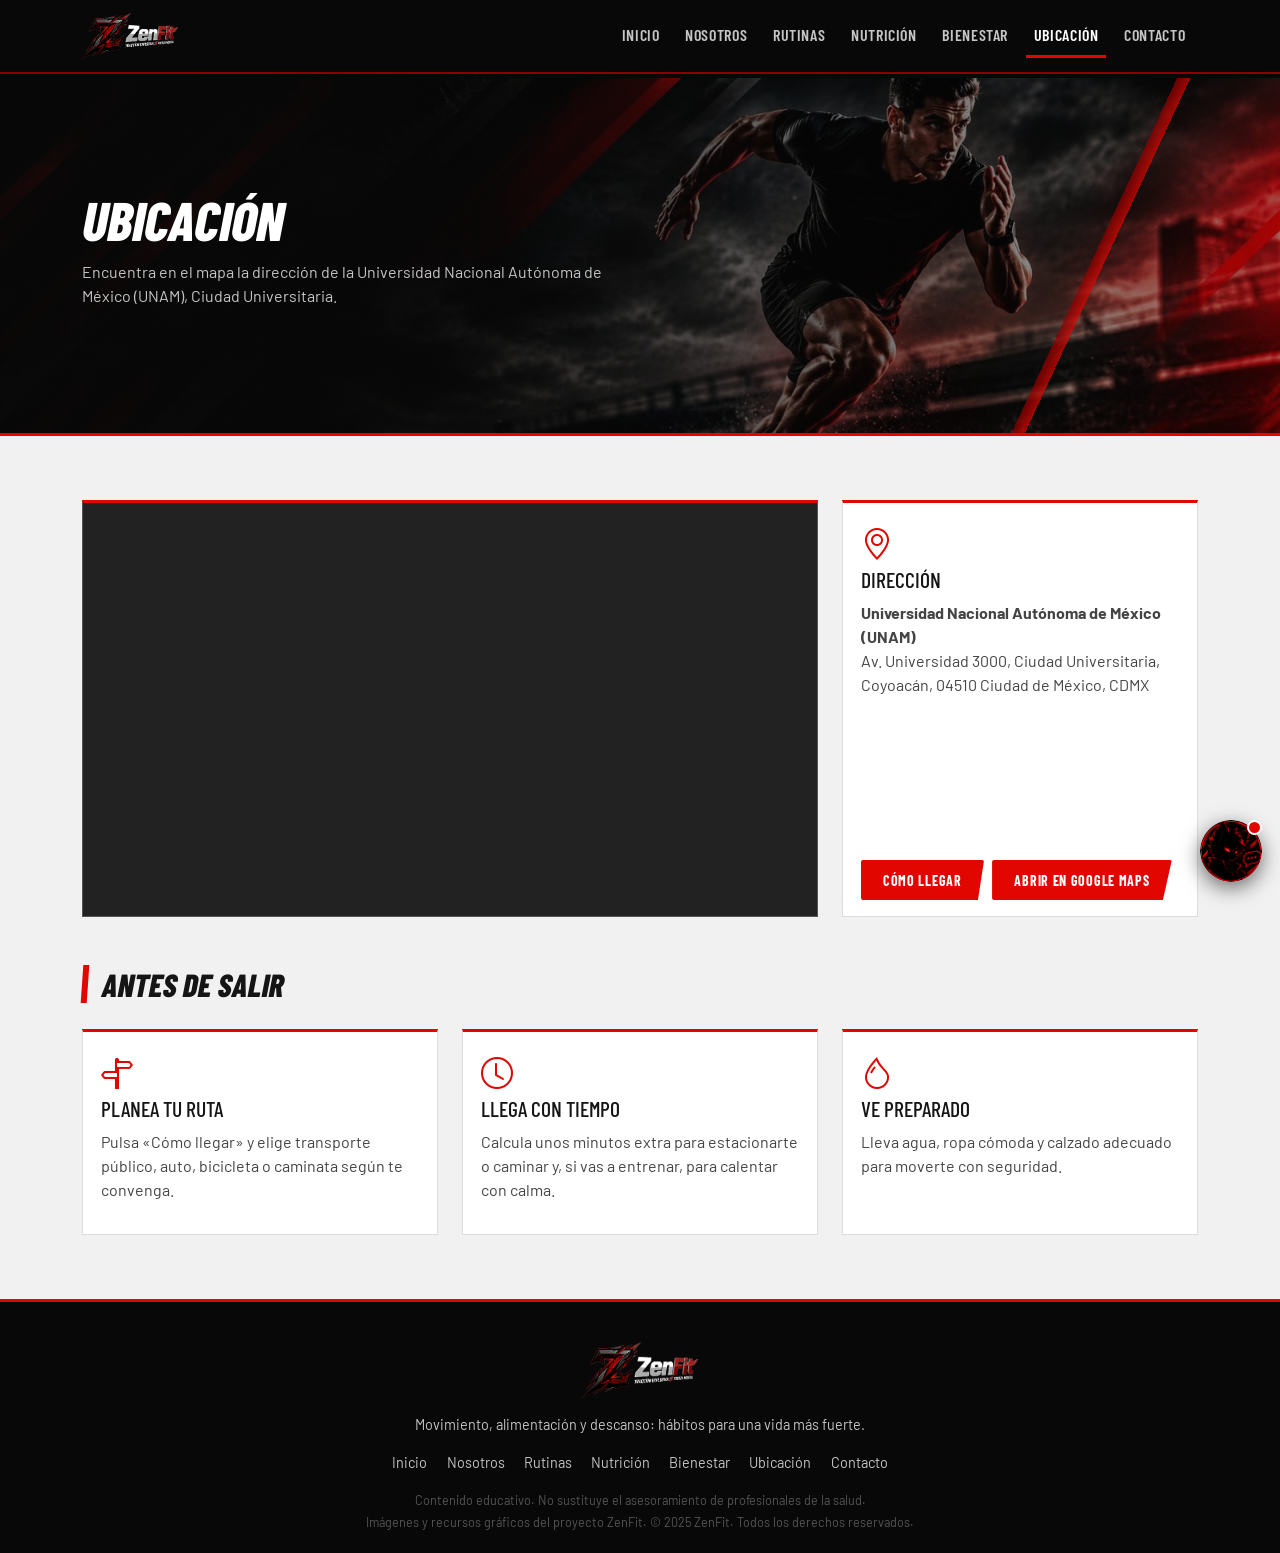
<file: paginas/ubicacion.html>
<!DOCTYPE html>
<html lang="es"><head><meta charset="utf-8"><meta name="viewport" content="width=device-width, initial-scale=1">
<title>Ubicación | ZenFit</title>
<link href="https://cdn.jsdelivr.net/npm/bootstrap@5.3.3/dist/css/bootstrap.min.css" rel="stylesheet">
<link href="https://cdn.jsdelivr.net/npm/bootstrap-icons@1.11.3/font/bootstrap-icons.min.css" rel="stylesheet">
<link href="https://fonts.googleapis.com/css2?family=Barlow+Condensed:ital,wght@0,600;0,700;1,800&family=Barlow:wght@400;600&display=swap" rel="stylesheet">
<link href="../css/estilos.css" rel="stylesheet"></head>
<body>
<nav class="navbar navbar-expand-lg fixed-top"><div class="container">
<a class="navbar-brand" href="../index.html"><img src="../img/logo-zenfit.png" alt="ZenFit"></a>
<button class="navbar-toggler" type="button" data-bs-toggle="collapse" data-bs-target="#menu" aria-label="Abrir menú"><span class="navbar-toggler-icon"></span></button>
<div class="collapse navbar-collapse" id="menu"><ul class="navbar-nav ms-auto"><li class="nav-item"><a class="nav-link" href="../index.html">Inicio</a></li><li class="nav-item"><a class="nav-link" href="nosotros.html">Nosotros</a></li><li class="nav-item"><a class="nav-link" href="rutinas.html">Rutinas</a></li><li class="nav-item"><a class="nav-link" href="nutricion.html">Nutrición</a></li><li class="nav-item"><a class="nav-link" href="bienestar.html">Bienestar</a></li><li class="nav-item"><a class="nav-link active" href="ubicacion.html">Ubicación</a></li><li class="nav-item"><a class="nav-link" href="contacto.html">Contacto</a></li></ul></div></div></nav>
<header class="banner" style="background-image:url(../img/banner-inicio.jpg);background-position:75% 20%"><div class="container"><h1>Ubicación</h1><p>Encuentra en el mapa la dirección de la Universidad Nacional Autónoma de México (UNAM), Ciudad Universitaria.</p></div></header>
<section class="sec claro-s"><div class="container"><div class="row g-4"><div class="col-lg-8"><div class="mapa ratio ratio-16x9"><iframe src="https://maps.google.com/maps?q=Universidad+Nacional+Aut%C3%B3noma+de+M%C3%A9xico+Av.+Universidad+3000+Coyoac%C3%A1n&amp;hl=es&amp;z=15&amp;output=embed" title="Mapa de la Universidad Nacional Autónoma de México (UNAM)" loading="lazy" referrerpolicy="no-referrer-when-downgrade" allowfullscreen></iframe></div></div>
<div class="col-lg-4"><div class="tarjeta"><div class="cuerpo"><i class="bi bi-geo-alt icono"></i><h4>Dirección</h4><p><strong>Universidad Nacional Autónoma de México (UNAM)</strong><br>Av. Universidad 3000, Ciudad Universitaria,<br>Coyoacán, 04510 Ciudad de México, CDMX</p><div class="d-flex flex-wrap gap-2"><a class="btn btn-zen btn-sm" target="_blank" rel="noopener" href="https://www.google.com/maps/dir/?api=1&amp;destination=Universidad+Nacional+Aut%C3%B3noma+de+M%C3%A9xico+Av.+Universidad+3000+Coyoac%C3%A1n">Cómo llegar</a><a class="btn btn-zen btn-sm" target="_blank" rel="noopener" href="https://www.google.com/maps/search/?api=1&amp;query=Universidad+Nacional+Aut%C3%B3noma+de+M%C3%A9xico+Av.+Universidad+3000+Coyoac%C3%A1n">Abrir en Google Maps</a></div></div></div></div></div>
<h2 class="tit mt-5">Antes de salir</h2><div class="row g-4"><div class="col-md-4"><div class="tarjeta"><div class="cuerpo"><i class="bi bi-signpost-split icono"></i><h4>Planea tu ruta</h4><p>Pulsa «Cómo llegar» y elige transporte público, auto, bicicleta o caminata según te convenga.</p></div></div></div><div class="col-md-4"><div class="tarjeta"><div class="cuerpo"><i class="bi bi-clock icono"></i><h4>Llega con tiempo</h4><p>Calcula unos minutos extra para estacionarte o caminar y, si vas a entrenar, para calentar con calma.</p></div></div></div><div class="col-md-4"><div class="tarjeta"><div class="cuerpo"><i class="bi bi-droplet icono"></i><h4>Ve preparado</h4><p>Lleva agua, ropa cómoda y calzado adecuado para moverte con seguridad.</p></div></div></div></div></div></section>
<footer><div class="container text-center"><img src="../img/logo-zenfit.png" alt="ZenFit"><p class="mt-3 mb-1">Movimiento, alimentación y descanso: hábitos para una vida más fuerte.</p><div class="my-3"><a href="../index.html">Inicio</a><a href="nosotros.html">Nosotros</a><a href="rutinas.html">Rutinas</a><a href="nutricion.html">Nutrición</a><a href="bienestar.html">Bienestar</a><a href="ubicacion.html">Ubicación</a><a href="contacto.html">Contacto</a></div>
<small>Contenido educativo. No sustituye el asesoramiento de profesionales de la salud.<br>Imágenes y recursos gráficos del proyecto ZenFit. © 2025 ZenFit. Todos los derechos reservados.</small></div></footer>
<script src="https://cdn.jsdelivr.net/npm/bootstrap@5.3.3/dist/js/bootstrap.bundle.min.js"></script>
<script src="../js/funciones.js"></script>
<script src="../js/zenbot.js"></script></body></html>
</file>
<file: css/estilos.css>
:root{--negro:#080808;--carbon:#151515;--gris-c:#222;--metal:#555;--claro:#c5c5c5;--rojo:#e10600;--rojo-o:#8b0000}
body{padding-top:78px;background:var(--negro);color:#fff;font-family:'Barlow',Arial,sans-serif}
h1,h2,h3,h4,.navbar .nav-link,.btn{font-family:'Barlow Condensed','Arial Narrow',Impact,sans-serif;text-transform:uppercase}
h1,h2,h3{font-weight:800;font-style:italic;transform:skewX(-4deg)}
p,li{color:var(--claro)}
.navbar{background:var(--negro);border-bottom:2px solid var(--rojo-o)}
.navbar-brand img{height:46px}
.navbar .nav-link{color:var(--claro);font-weight:600;letter-spacing:.04em;border-bottom:3px solid transparent;margin:0 .3rem;transition:.2s}
.navbar .nav-link:hover{color:#fff;border-color:var(--metal)}
.navbar .nav-link.active{color:#fff;border-color:var(--rojo)}
.navbar-toggler{border-color:var(--metal)}.navbar-toggler-icon{filter:invert(1)}
.btn-zen{background:var(--rojo);color:#fff;border:0;border-radius:2px;font-weight:700;padding:.6rem 1.4rem;letter-spacing:.05em;clip-path:polygon(0 0,100% 0,95% 100%,0 100%);transition:.2s}
.btn-zen:hover{background:var(--rojo-o);color:#fff;transform:translateX(3px)}
.rojo{color:var(--rojo)}
.hero .carousel-item,.banner{background-size:cover;background-position:center;position:relative}
.hero .carousel-item{min-height:520px}
.hero .carousel-item::before,.banner::before{content:"";position:absolute;inset:0;background:linear-gradient(90deg,rgba(8,8,8,.92) 15%,rgba(8,8,8,.35));}
.hero .carousel-item::after,.banner::after{content:"";position:absolute;right:0;top:0;bottom:0;width:22%;background:linear-gradient(115deg,transparent 40%,var(--rojo-o) 40%,var(--rojo) 43%,transparent 43%);opacity:.7}
.hero .contenido{position:relative;z-index:2;padding:110px 0 90px;max-width:620px}
.hero h1{font-size:clamp(2.2rem,6vw,4rem)}
.carousel-indicators [data-bs-target]{background:var(--rojo)}
.banner{padding:70px 0;border-bottom:3px solid var(--rojo)}
.banner .container{position:relative;z-index:2}.banner h1{font-size:clamp(2rem,5vw,3.4rem)}.banner p{max-width:560px}
.sec{padding:64px 0}.oscura{background:var(--carbon)}
.claro-s{background:#f1f1f1;color:#151515}.claro-s p,.claro-s li{color:#444}.claro-s h2,.claro-s h3,.claro-s h4{color:#151515}
.tit{border-left:6px solid var(--rojo);padding-left:14px;margin-bottom:1.6rem}
.tarjeta{background:var(--gris-c);border:1px solid var(--metal);border-top:3px solid var(--rojo);overflow:hidden;height:100%;transition:.25s;display:flex;flex-direction:column}
.tarjeta:hover{transform:translateY(-6px);border-color:var(--rojo);box-shadow:0 10px 24px rgba(225,6,0,.25)}
.tarjeta img{width:100%;height:170px;object-fit:cover}
.tarjeta .cuerpo{padding:1rem 1.1rem;flex:1;display:flex;flex-direction:column;align-items:flex-start}
.tarjeta .cuerpo p{flex:1}.tarjeta h3,.tarjeta h4{font-size:1.35rem}.tarjeta ul{padding-left:1.1rem;margin:0}
.claro-s .tarjeta{background:#fff;border-color:#ddd;border-top-color:var(--rojo)}
.claro-s .tarjeta h3,.claro-s .tarjeta h4{color:#151515}
.icono{font-size:2rem;color:var(--rojo)}
.destacado{background:linear-gradient(90deg,rgba(8,8,8,.95),rgba(139,0,0,.55)),url(../img/banner-inicio.jpg) 75% center/cover;padding:90px 0}
.destacado h2{font-size:clamp(1.8rem,5vw,3rem)}
.nav-tabs{border-color:var(--metal)}.nav-tabs .nav-link{color:var(--claro);font-family:'Barlow Condensed',sans-serif;text-transform:uppercase;font-weight:700;border-radius:0}
.nav-tabs .nav-link.active{background:var(--rojo);color:#fff;border-color:var(--rojo)}
.tab-content{background:var(--gris-c);padding:1.4rem;border:1px solid var(--metal);border-top:0}
.accordion{--bs-accordion-bg:var(--gris-c);--bs-accordion-color:var(--claro);--bs-accordion-border-color:var(--metal);--bs-accordion-btn-bg:var(--gris-c);--bs-accordion-active-bg:var(--rojo-o);--bs-accordion-active-color:#fff;--bs-accordion-btn-color:#fff}
.accordion-button::after{filter:invert(1)}.accordion-button{font-family:'Barlow Condensed',sans-serif;text-transform:uppercase;font-weight:700;font-size:1.2rem}
.table-zen{--bs-table-bg:var(--gris-c);--bs-table-color:var(--claro);--bs-table-border-color:var(--metal)}.table-zen th{background:var(--rojo);color:#fff;text-transform:uppercase}
.form-control,.form-select{background:var(--carbon);border:1px solid var(--metal);color:#fff;border-radius:2px}
.form-control:focus,.form-select:focus{background:var(--carbon);color:#fff;border-color:var(--rojo);box-shadow:0 0 0 .2rem rgba(225,6,0,.25)}
.form-check-input:checked{background-color:var(--rojo);border-color:var(--rojo)}
canvas{width:100%;max-width:520px;background:#0d0d0f;border:1px solid var(--metal);border-top:3px solid var(--rojo)}
.gracias{border:2px solid var(--rojo);background:var(--carbon);padding:1.6rem;text-align:center}.gracias img{height:70px}
.frase{font-size:clamp(1.6rem,4vw,2.6rem)}
footer{background:var(--negro);border-top:3px solid var(--rojo);padding:40px 0 20px;font-size:.9rem}
footer img{height:56px}footer a{color:var(--claro);text-decoration:none;margin:0 .6rem}footer a:hover{color:var(--rojo)}footer small{color:var(--metal)}
@media(max-width:991px){.navbar-collapse{padding:.8rem 0}.hero .contenido{padding:70px 0 60px}.banner::after,.hero .carousel-item::after{display:none}}
@media(prefers-reduced-motion:reduce){*{transition:none!important}}

/* Imágenes encuadradas */
.tarjeta img{height:auto;aspect-ratio:3/2}.tarjeta img.pos-der{object-position:88% center}
.banner{min-height:clamp(300px,28vw,400px);display:flex;align-items:center}.banner>.container{width:100%}
.hero .carousel-item{background-position:72% center}
@media(max-width:767px){.hero .carousel-item::before,.banner::before{background:rgba(8,8,8,.62)}}
/* Carrusel fluido */
.hero .carousel-item{transition-duration:1.4s;transition-timing-function:ease-in-out}
.carousel-fade .active.carousel-item-start,.carousel-fade .active.carousel-item-end{transition:opacity 0s 1.4s}
.hero .carousel-item .contenido{opacity:0;transform:translateX(-40px);transition:opacity .9s ease .5s,transform .9s ease .5s}
.hero .carousel-item.active .contenido{opacity:1;transform:none}
/* Avisos y test */
.aviso{border-left:5px solid var(--rojo);background:#fff;padding:1rem 1.2rem}
.claro-s .aviso{color:#333}.sec:not(.claro-s) .aviso{background:var(--gris-c)}
.test h3{font-size:1.3rem;margin:1.6rem 0 .6rem;color:var(--rojo-o)}
.pregunta{background:#fff;border:1px solid #ddd;border-left:4px solid var(--rojo);padding:.9rem 1.1rem;margin-bottom:.7rem}
.pregunta.falta{background:#fff1f1;border-color:var(--rojo)}
.pregunta p{margin-bottom:.5rem;color:#151515;font-weight:600}
.test .form-check-label{color:#333}
.resultado{background:var(--carbon);border:2px solid var(--rojo);padding:1.6rem;margin-top:1.5rem}
.resultado h3{color:#fff;margin:0 0 .4rem}.resultado p,.resultado li{color:var(--claro)}
.puntaje{font-family:'Barlow Condensed',sans-serif;font-size:4.5rem;font-weight:800;font-style:italic;color:var(--rojo);line-height:1}
.progress{background:#333;height:10px;border-radius:0}.progress-bar{background:var(--rojo)}

/* ===== Zenbot ===== */
#zb-btn{position:fixed;right:18px;bottom:calc(18px + env(safe-area-inset-bottom,0px));width:62px;height:62px;border-radius:50%;background:var(--carbon);border:3px solid var(--rojo);z-index:1100;display:grid;place-items:center;cursor:pointer;padding:0;box-shadow:0 6px 20px rgba(0,0,0,.55);animation:zbp 2.6s infinite}
#zb-btn img{width:68%;pointer-events:none}
#zb-btn .zb-punto{position:absolute;top:0;right:0;width:15px;height:15px;background:var(--rojo);border:2px solid #fff;border-radius:50%}
@keyframes zbp{0%{box-shadow:0 0 0 0 rgba(225,6,0,.6)}70%{box-shadow:0 0 0 16px rgba(225,6,0,0)}100%{box-shadow:0 0 0 0 rgba(225,6,0,0)}}
#zb{position:fixed;right:18px;bottom:calc(92px + env(safe-area-inset-bottom,0px));width:360px;max-width:calc(100vw - 24px);height:min(560px,calc(100vh - 130px));background:#101012;border:1px solid var(--metal);border-top:3px solid var(--rojo);z-index:1100;display:none;flex-direction:column;box-shadow:0 12px 40px rgba(0,0,0,.6)}
#zb.abierto{display:flex;animation:zbin .25s ease-out}
@keyframes zbin{from{opacity:0;transform:translateY(14px)}to{opacity:1;transform:none}}
.zb-h{display:flex;align-items:center;gap:.6rem;padding:.6rem .8rem;background:var(--negro);border-bottom:2px solid var(--rojo-o)}
.zb-h>img{width:36px;height:36px;border-radius:50%;background:var(--carbon);border:2px solid var(--rojo);padding:4px}
.zb-h>div{flex:1;line-height:1.1}.zb-h strong{display:block;font-family:'Barlow Condensed',sans-serif;text-transform:uppercase;font-size:1.2rem}.zb-h small{color:var(--claro)}
.zb-i{background:none;border:0;color:#fff;font-size:1.1rem;cursor:pointer;padding:.2rem .4rem}.zb-i:hover{color:var(--rojo)}
.zb-msgs{flex:1;overflow-y:auto;padding:.7rem .8rem}
.zb-m{max-width:90%;padding:.55rem .8rem;margin:.4rem 0;font-size:.92rem;line-height:1.4}
.zb-m p{margin:0;color:inherit}
.zb-b{background:var(--gris-c);color:#eee;border-left:3px solid var(--rojo)}
.zb-u{background:var(--rojo);color:#fff;margin-left:auto;width:fit-content}
.zb-a{display:flex;flex-wrap:wrap;gap:.4rem;margin-top:.6rem}
.zb-ir,.zb-so{background:var(--rojo);color:#fff!important;border:0;padding:.25rem .65rem;font-size:.8rem;text-decoration:none;cursor:pointer;font-weight:600}
.zb-so{background:transparent;border:1px solid var(--metal)}.zb-ir:hover{background:var(--rojo-o)}.zb-so:hover{border-color:var(--rojo)}
.zb-t i{display:inline-block;width:7px;height:7px;margin:0 2px;background:var(--claro);border-radius:50%;animation:zbd 1s infinite}
.zb-t i:nth-child(2){animation-delay:.2s}.zb-t i:nth-child(3){animation-delay:.4s}
@keyframes zbd{0%,80%,100%{opacity:.25}40%{opacity:1}}
.zb-ops{max-height:38%;overflow-y:auto;padding:.5rem .8rem .7rem;border-top:1px solid var(--metal);background:var(--negro)}
.zb-chip{display:block;width:100%;text-align:left;background:transparent;border:1px solid var(--metal);color:#ddd;padding:.4rem .7rem;margin:.25rem 0;font-size:.86rem;cursor:pointer}
.zb-chip:hover,.zb-chip:focus-visible{border-color:var(--rojo);color:#fff;background:#1c1c1f}
.zb-resalte{outline:3px solid var(--rojo)!important;outline-offset:6px;box-shadow:0 0 34px rgba(225,6,0,.5);scroll-margin-top:100px;position:relative;z-index:2}
@media(max-width:600px){#zb{right:12px;bottom:calc(86px + env(safe-area-inset-bottom,0px));height:min(520px,calc(100vh - 120px))}#zb.zb-t{height:40vh}}
@media(prefers-reduced-motion:reduce){#zb-btn,#zb.abierto{animation:none!important}}
/* Icono de Zenbot: imagen redonda completa */
#zb-btn{background:transparent;border:0;overflow:visible}
#zb-btn img{width:100%;height:100%;border-radius:50%}
.zb-h>img{padding:0;border:0;background:none}

/* ===== Lámpara interactiva (Contacto) y mapa ===== */
.form-zen{border-color:#555!important}
.zona-luz{position:relative;overflow:hidden;background:radial-gradient(ellipse at 18% 55%,#17171c,#050506 72%);transition:background .8s}
.zona-luz.on{background:radial-gradient(ellipse at 18% 55%,#3b3b44,#101013 78%)}
.zona-luz>.container{position:relative;z-index:2}
.zona-luz::before,.zona-luz::after{content:"";position:absolute;inset:0;pointer-events:none;z-index:1}
.zona-luz::before{opacity:0;background:radial-gradient(ellipse 55% 75% at 18% 40%,rgba(255,250,235,.95),rgba(255,244,214,.3) 45%,transparent 75%)}
.zona-luz.parpadeo::before{animation:zlOn 1.6s ease-out}
.zona-luz::after{opacity:0;transition:opacity .8s;background:linear-gradient(135deg,rgba(255,248,225,.16),transparent 45%),linear-gradient(225deg,rgba(255,248,225,.16),transparent 45%)}
.zona-luz.on::after{opacity:1}
@keyframes zlOn{0%{opacity:0}6%{opacity:1}12%{opacity:.05}20%{opacity:.9}28%{opacity:.15}38%{opacity:1}55%{opacity:.6}100%{opacity:0}}
.zona-luz .form-zen,.zona-luz .tarjeta,.zona-luz .gracias{transition:box-shadow .8s,border-color .8s,background-color .8s}
.zona-luz:not(.on) .form-zen,.zona-luz:not(.on) .tarjeta,.zona-luz:not(.on) .gracias{border-color:#ff1c1c!important;background:#09090b;box-shadow:0 0 10px rgba(255,28,28,.6),0 0 34px rgba(255,0,0,.28),inset 0 0 16px rgba(255,0,0,.12)}
.zona-luz.on .form-zen{box-shadow:0 0 60px rgba(255,244,214,.3),0 0 0 1px rgba(255,255,255,.12)}
.zona-luz.on .tarjeta,.zona-luz.on .gracias{box-shadow:0 0 36px rgba(255,244,214,.2)}
.lampara-col{text-align:center}
#lampara{display:block;margin:0 auto;width:min(220px,60%);background:none;border:0;padding:0;cursor:pointer}
#lampara:focus-visible{outline:3px solid #fff;outline-offset:6px}
#lampara svg{display:block;width:100%;height:auto;overflow:visible;filter:drop-shadow(0 0 5px #ff1c1c) drop-shadow(0 0 16px rgba(255,0,0,.7));transition:filter .6s}
.zona-luz.on #lampara svg{filter:none}
.zl-t{fill:#141418;stroke:var(--rojo);stroke-width:3;stroke-linejoin:round}
.zl-l{fill:none;stroke:var(--rojo);stroke-width:4;stroke-linecap:round;stroke-linejoin:round}
.zl-boton{fill:#ff3b30;animation:zlb 1.6s ease-in-out infinite}
@keyframes zlb{50%{fill:#fff;opacity:.45}}
.zl-bulbo{fill:#2a2a2e;transition:fill .4s,filter .4s}
.zl-cono{opacity:0;transition:opacity .6s}
.zona-luz.on .zl-bulbo{fill:#fff3cf;filter:drop-shadow(0 0 10px #fff3cf)}
.zona-luz.on .zl-cono{opacity:1}
.zona-luz.on .zl-boton{animation:none}
.lampara-txt{margin-top:.8rem;color:var(--claro);font-size:.95rem}
@media(max-width:991px){#lampara{width:130px}}
.mapa{border:1px solid var(--metal);border-top:3px solid var(--rojo);overflow:hidden;background:#222}
.mapa iframe{border:0}
@media(prefers-reduced-motion:reduce){.zona-luz.parpadeo::before{animation:none}.zl-boton{animation:none}}
</file>
